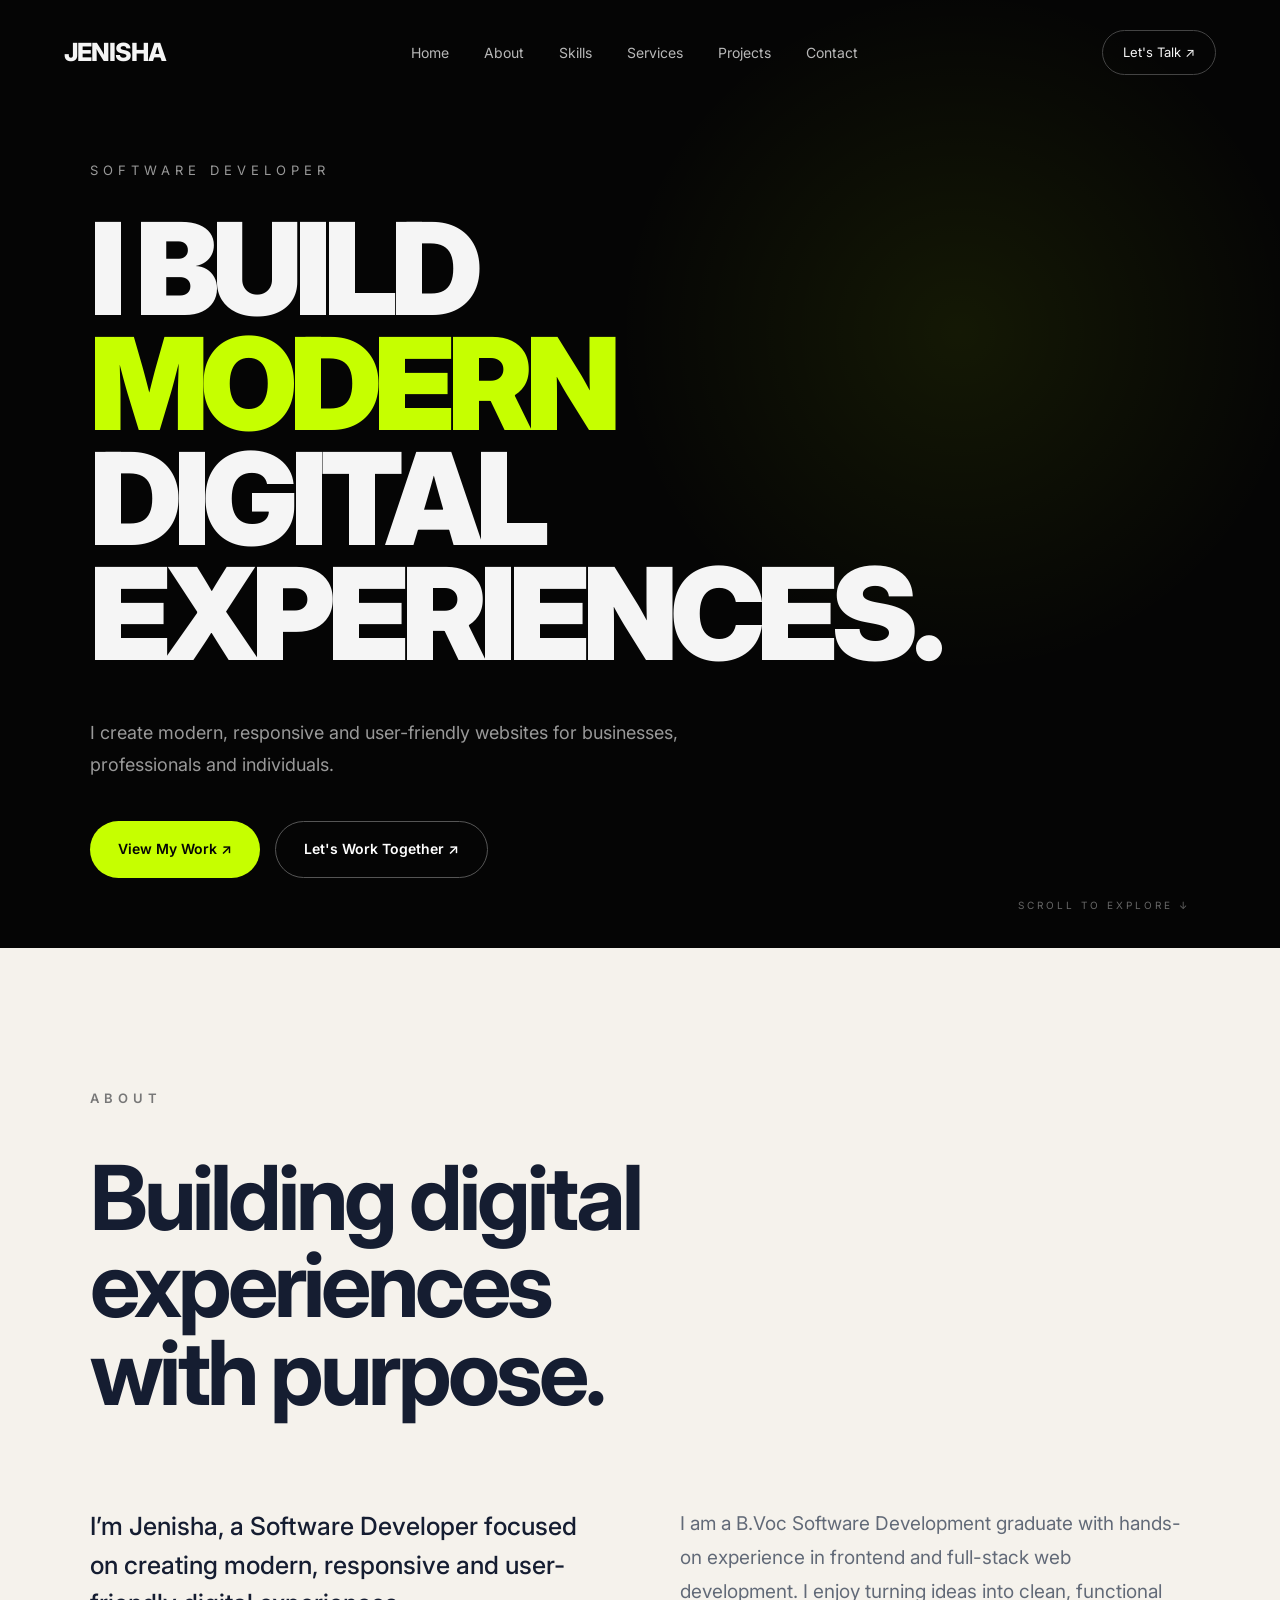
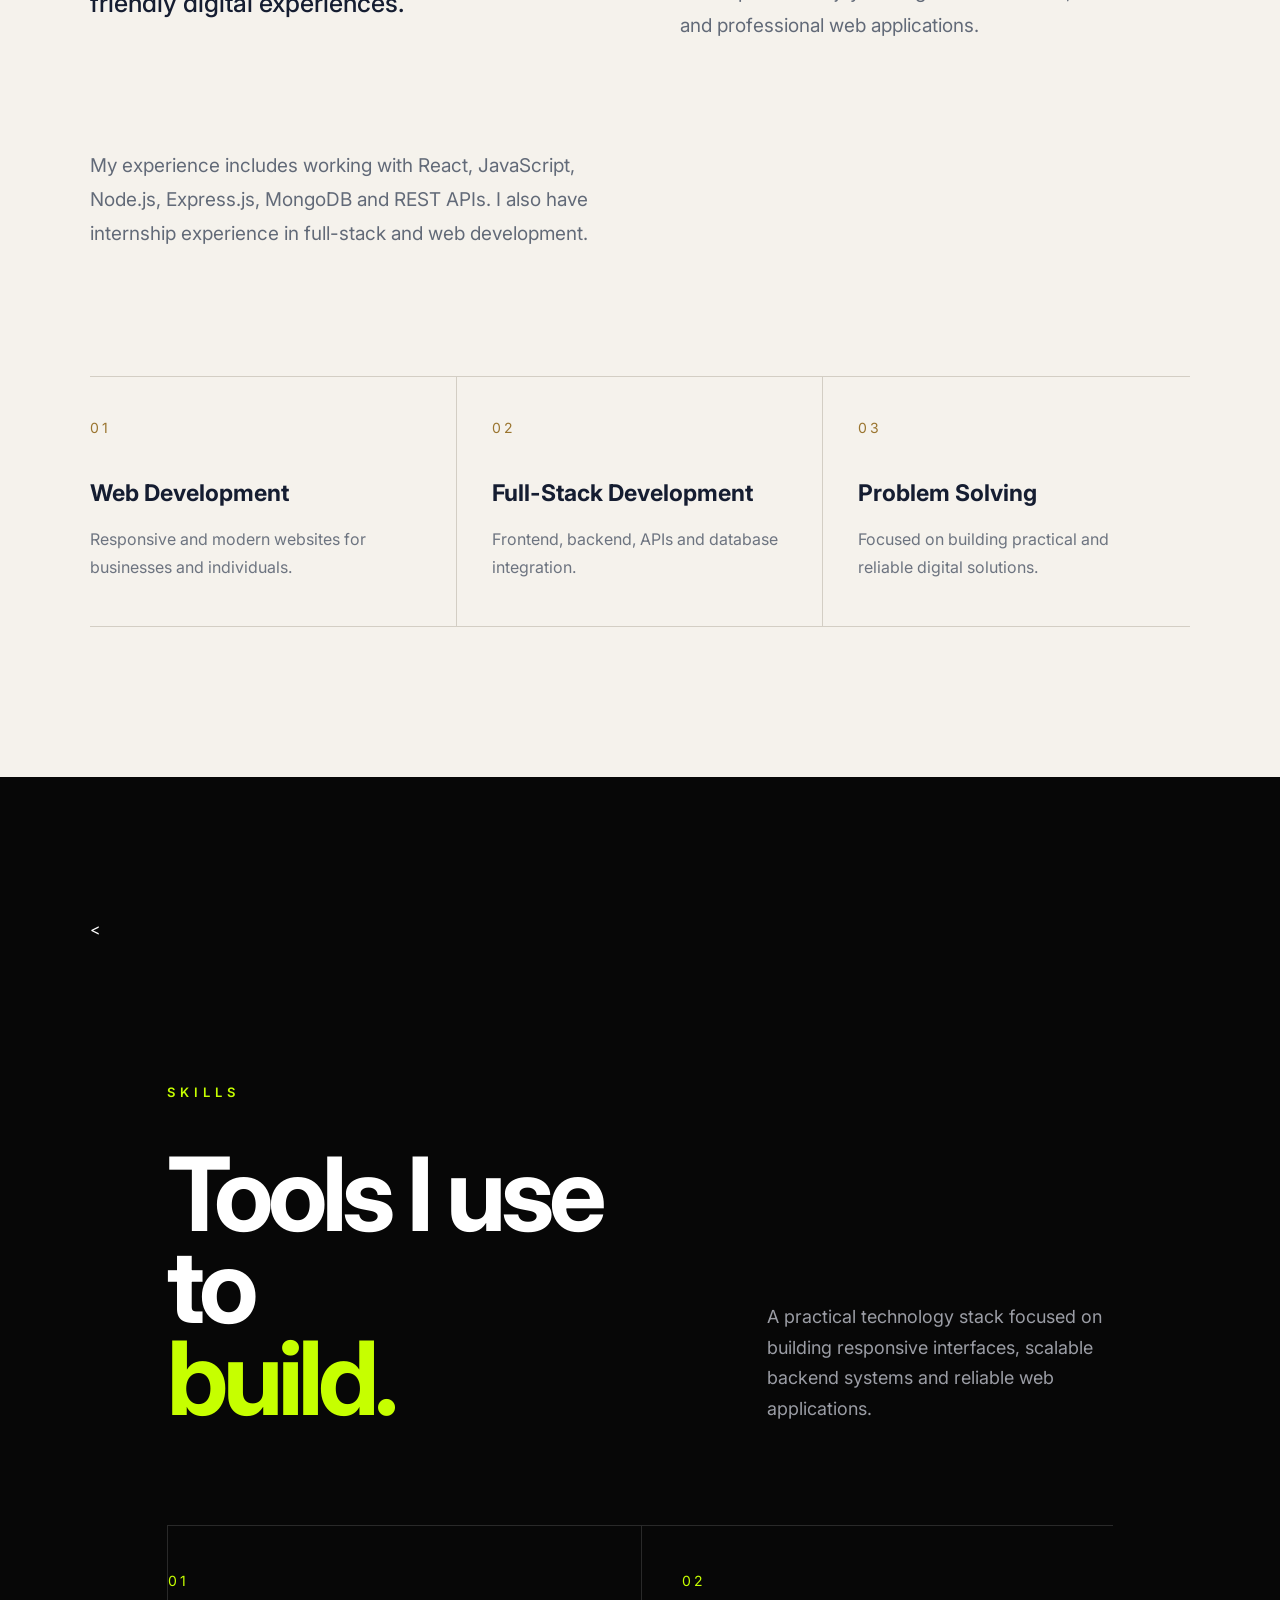
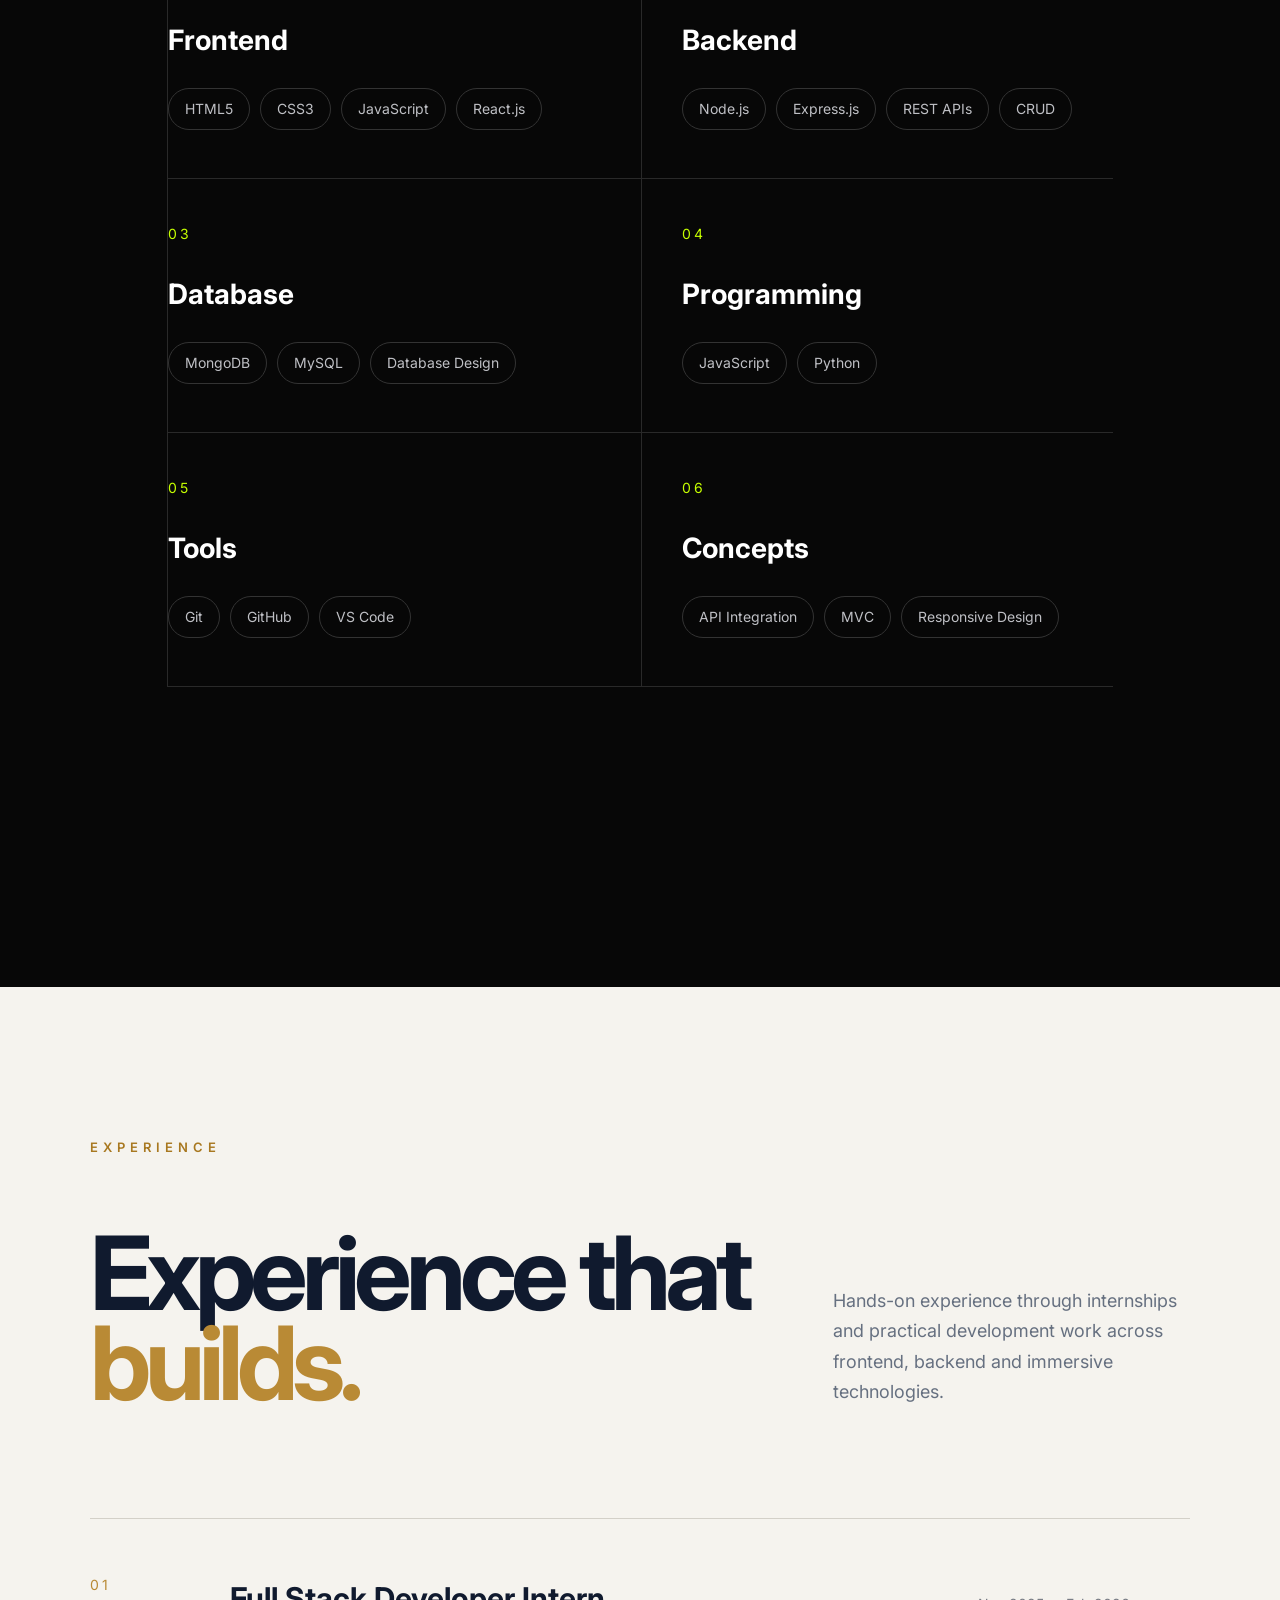
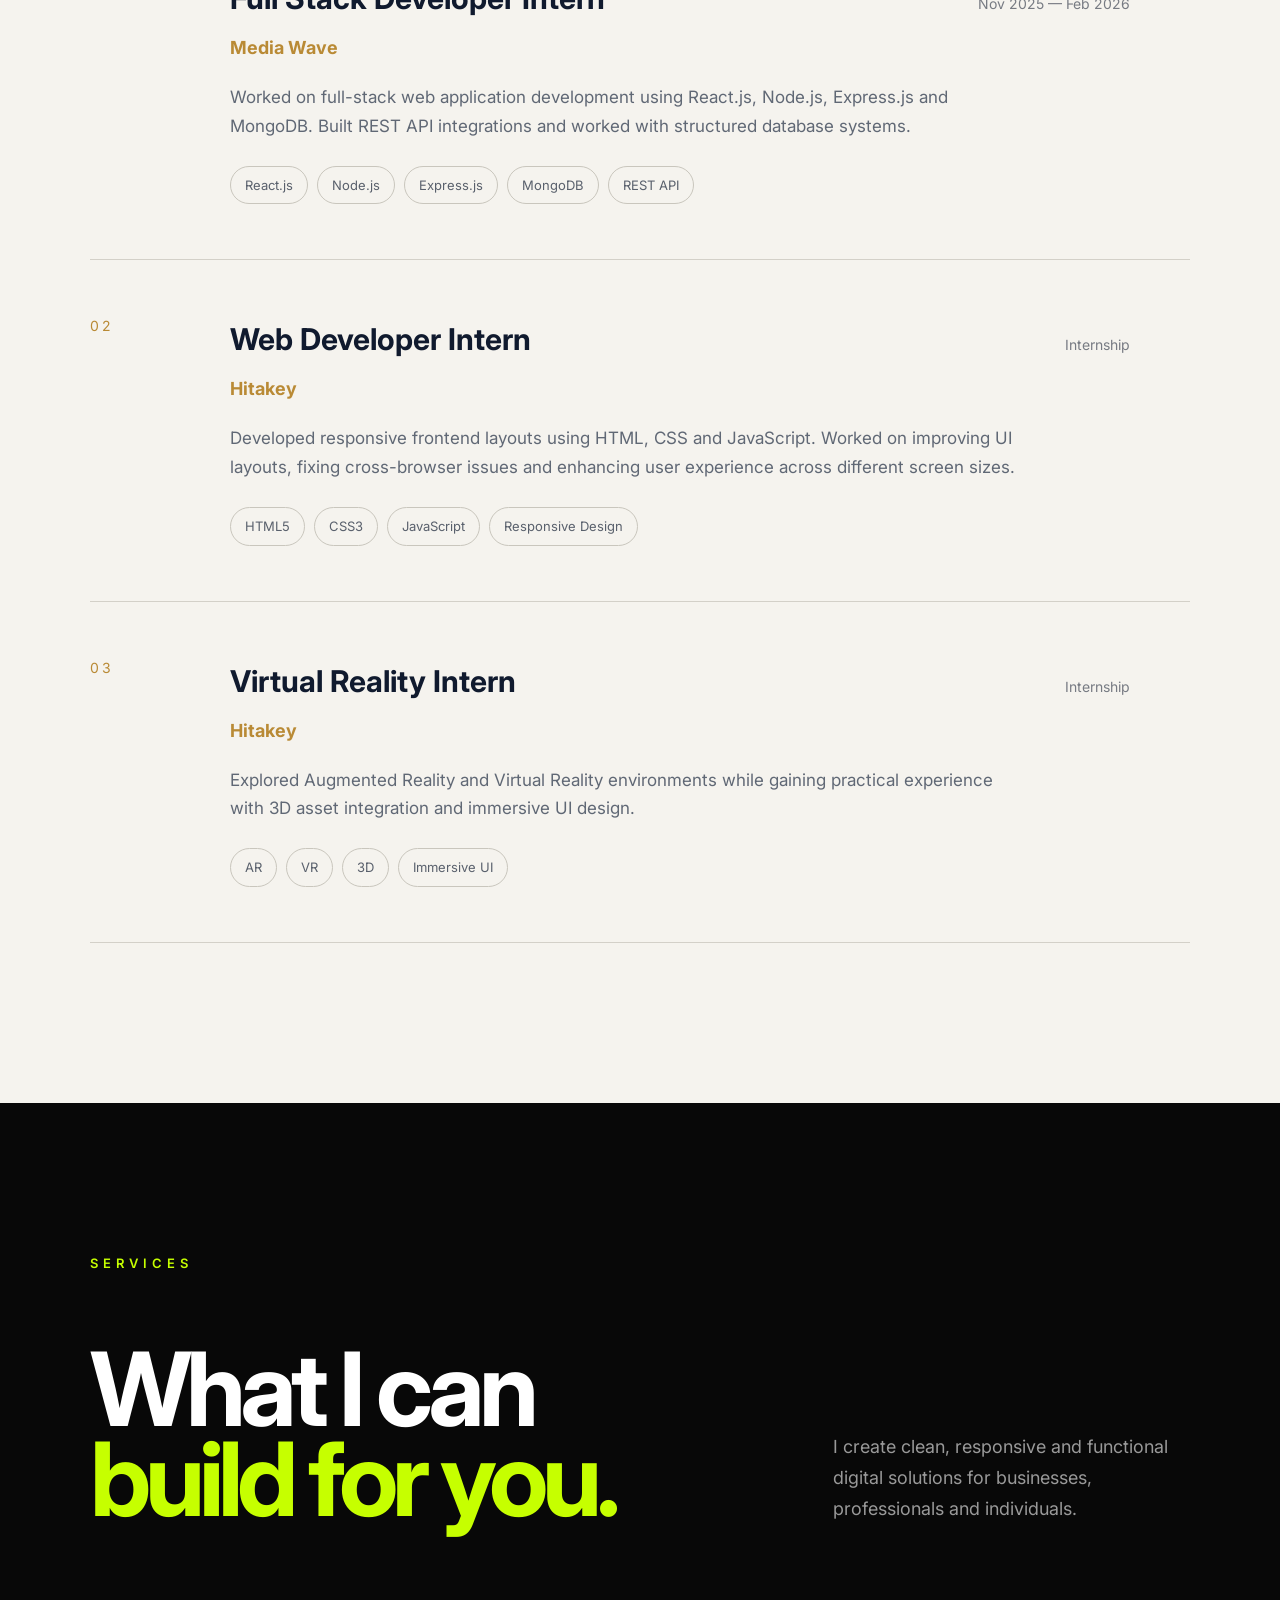
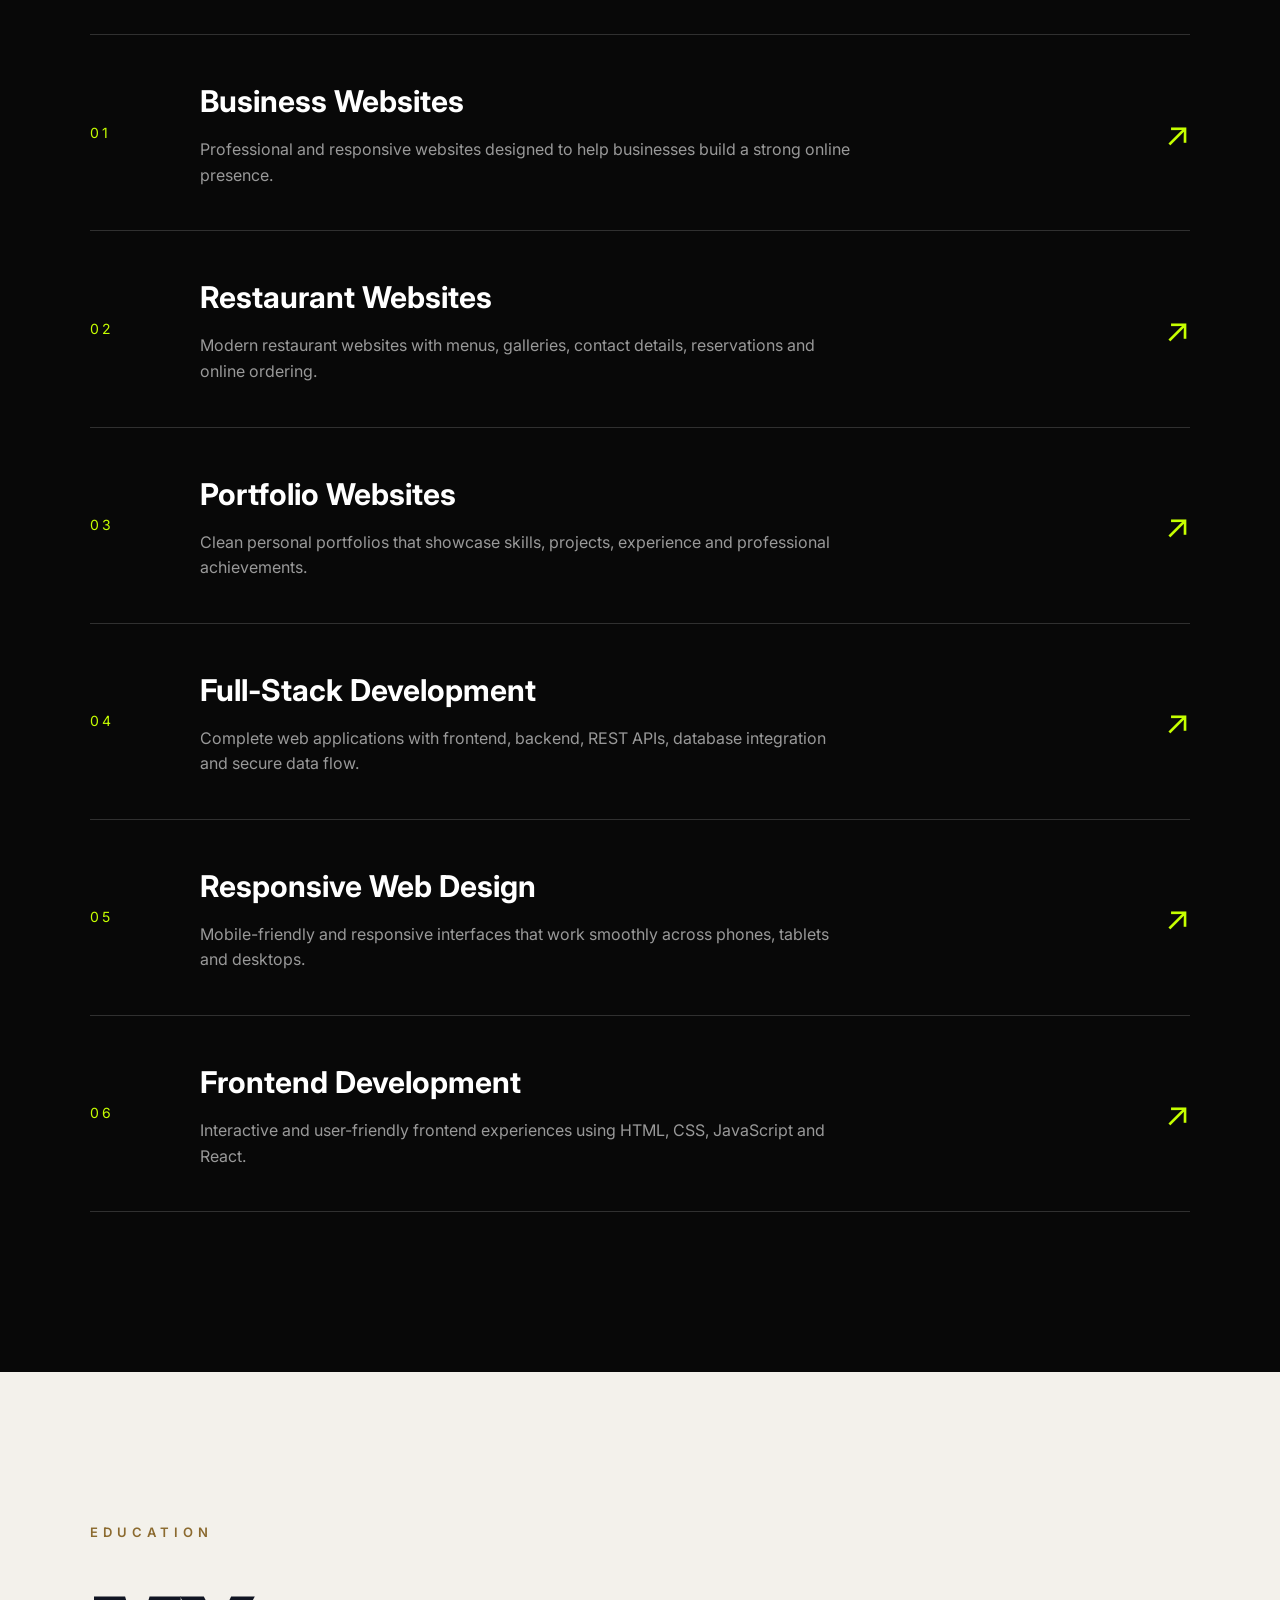
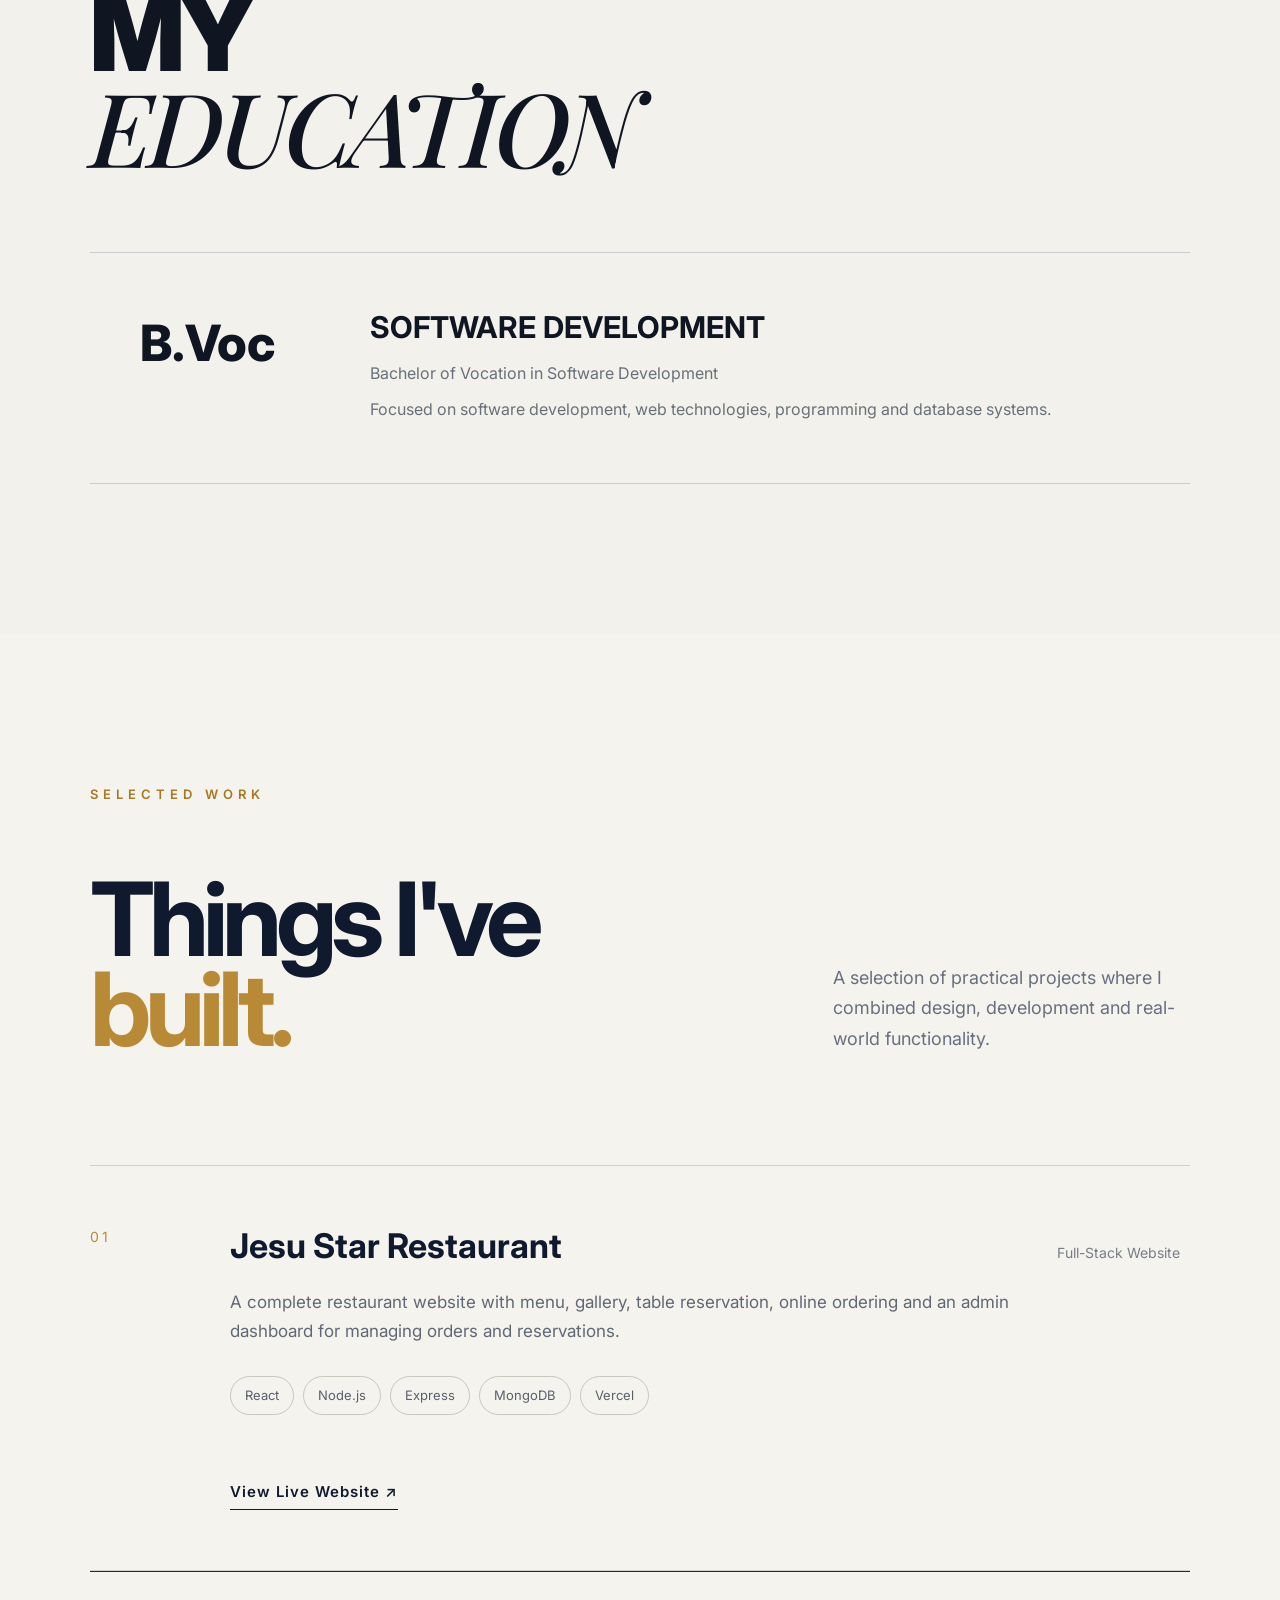
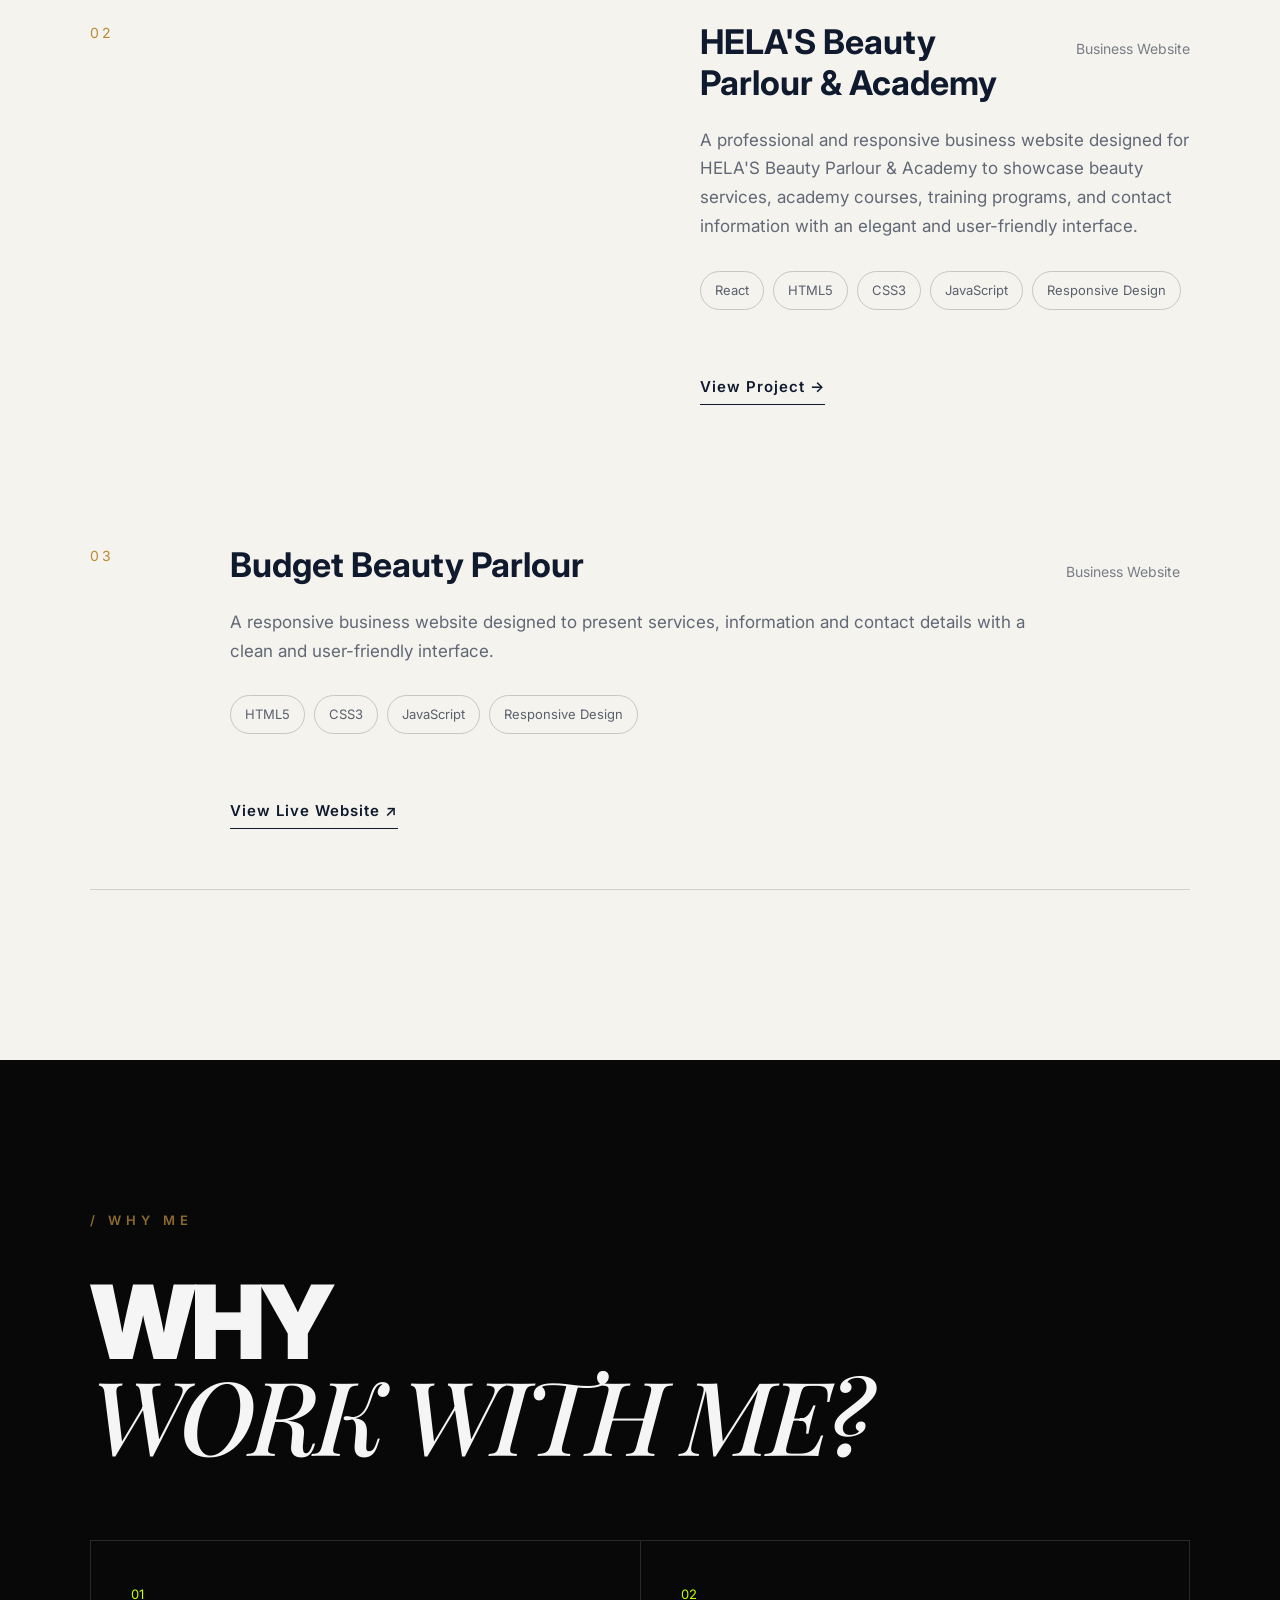
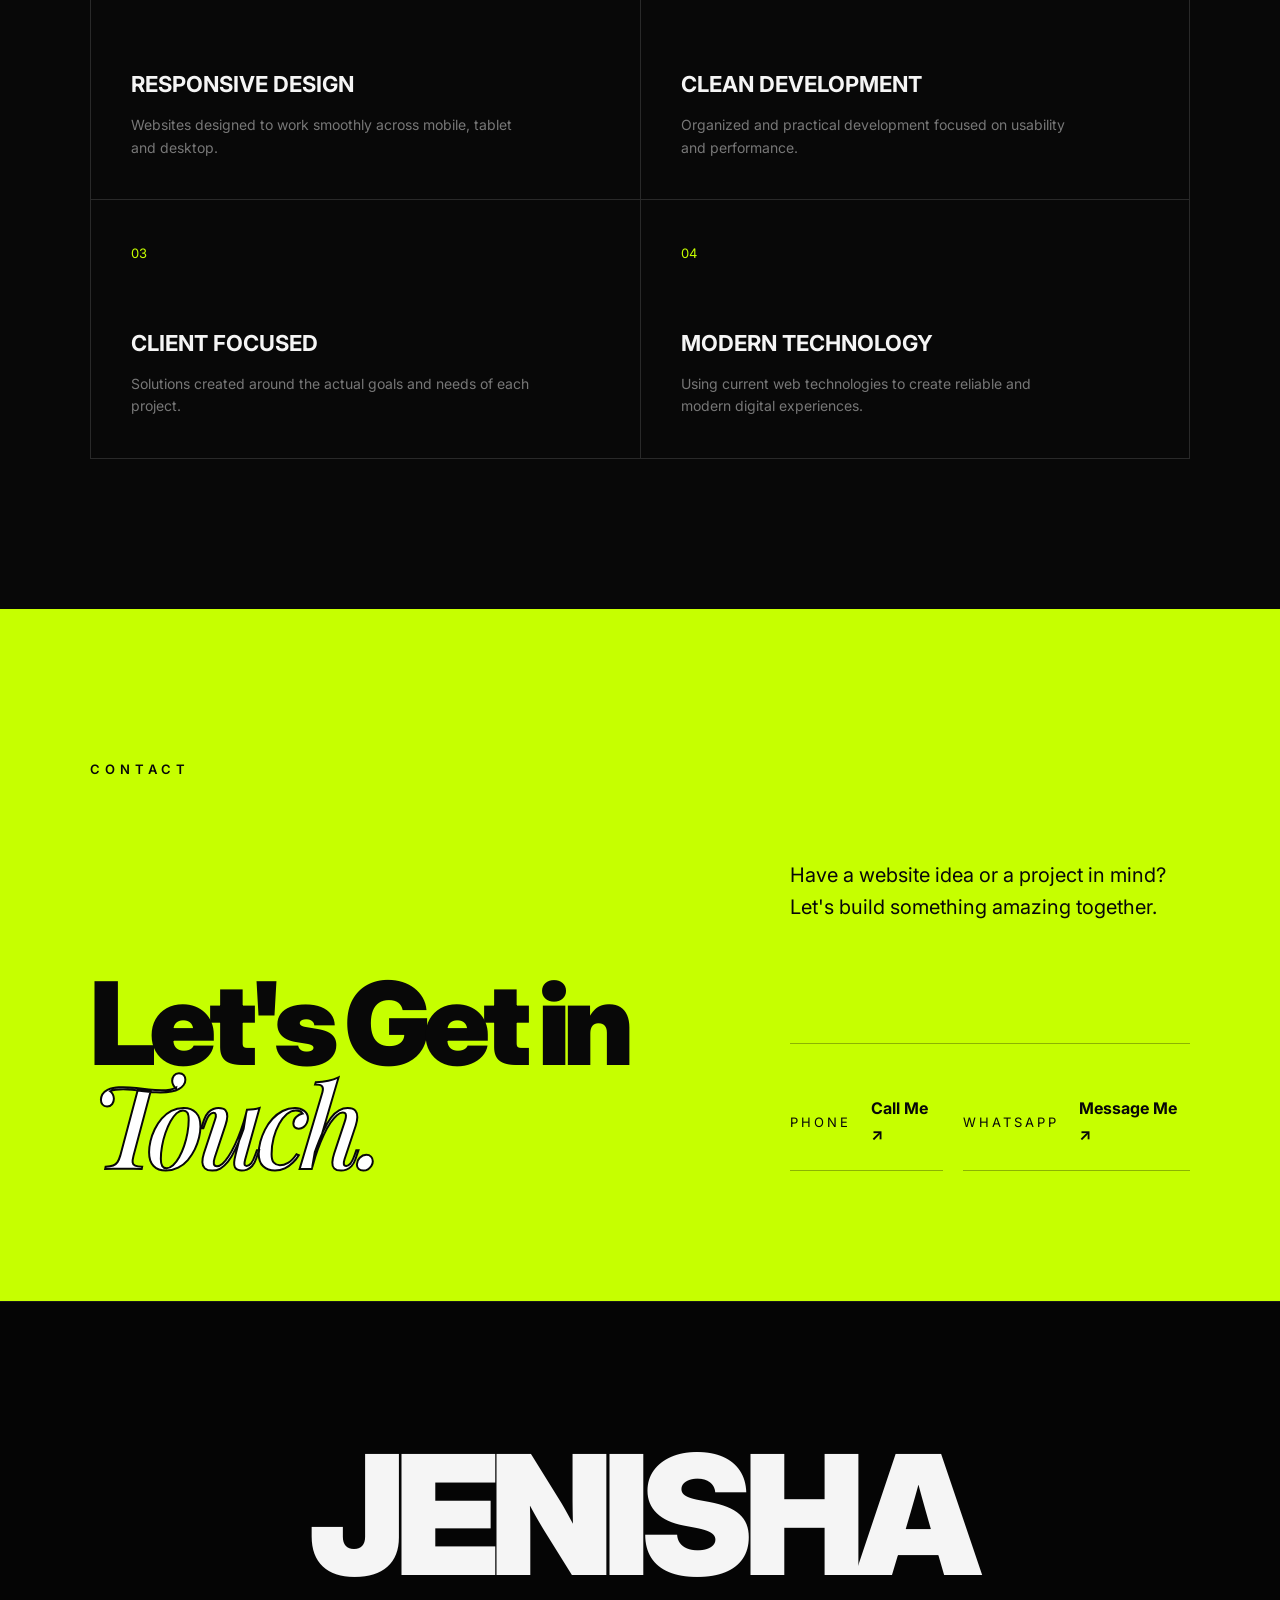
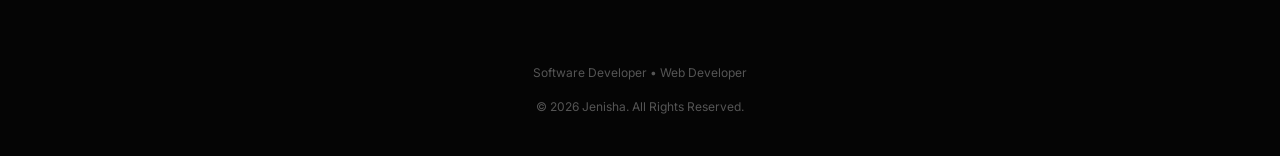
<file: index.html>
<!DOCTYPE html>
<html lang="en">

<head>
    <meta charset="UTF-8">
    <meta name="viewport" content="width=device-width, initial-scale=1.0">

    <title>Jenisha | Software Developer</title>

    <link rel="stylesheet" href="style.css">
</head>

<body>

    <!-- =========================
         NAVIGATION
    ========================== -->
    <header class="site-header">

        <nav class="navbar">

            <a href="#home" class="logo">
                JENISHA
            </a>

            <ul class="nav-links">
                <li><a href="#home">Home</a></li>
                <li><a href="#about">About</a></li>
                <li><a href="#skills">Skills</a></li>
                <li><a href="#services">Services</a></li>
                <li><a href="#projects">Projects</a></li>
                <li><a href="#contact">Contact</a></li>
            </ul>

            <a href="#contact" class="nav-contact">
                Let's Talk ↗
            </a>
            <button class="menu-toggle" aria-label="Open Menu">
    ☰
</button>

        </nav>

    </header>


    <!-- =========================
         HERO
    ========================== -->
    <section id="home" class="hero">

        <div class="hero-content">

            <p class="hero-label">
                SOFTWARE DEVELOPER
            </p>

            <h1>
                I BUILD
                <span>MODERN</span>
                DIGITAL EXPERIENCES.
            </h1>

            <p class="hero-description">
                I create modern, responsive and user-friendly
                websites for businesses, professionals and individuals.
            </p>

            <div class="hero-buttons">

                <a href="#projects" class="main-button">
                    View My Work ↗
                </a>

                <a href="#contact" class="outline-button">
                    Let's Work Together ↗
                </a>

            </div>

        </div>

        <div class="hero-scroll">
            SCROLL TO EXPLORE ↓
        </div>

    </section>


    <!-- About Section -->
<section id="about" class="section about-section">

    <div class="section-label">ABOUT</div>

    <h2>Building digital experiences<br>with purpose.</h2>

    <div class="about-content">

        <p class="about-intro">
            I’m Jenisha, a Software Developer focused on creating
            modern, responsive and user-friendly digital experiences.
        </p>

        <p>
            I am a B.Voc Software Development graduate with hands-on
            experience in frontend and full-stack web development.
            I enjoy turning ideas into clean, functional and
            professional web applications.
        </p>

        <p>
            My experience includes working with React, JavaScript,
            Node.js, Express.js, MongoDB and REST APIs. I also have
            internship experience in full-stack and web development.
        </p>

    </div>

    <div class="about-highlights">

        <div class="highlight">
            <span>01</span>
            <h3>Web Development</h3>
            <p>Responsive and modern websites for businesses and individuals.</p>
        </div>

        <div class="highlight">
            <span>02</span>
            <h3>Full-Stack Development</h3>
            <p>Frontend, backend, APIs and database integration.</p>
        </div>

        <div class="highlight">
            <span>03</span>
            <h3>Problem Solving</h3>
            <p>Focused on building practical and reliable digital solutions.</p>
        </div>

    </div>

</section>


    <!-- =========================
         SKILLS
    ========================== -->
    <section id="skills" class="skills-section">

        <<!-- Skills Section -->
<section id="skills" class="skills-section">

    <div class="section-label">SKILLS</div>

    <div class="skills-header">
        <h2>Tools I use to<br><span>build.</span></h2>

        <p>
            A practical technology stack focused on building
            responsive interfaces, scalable backend systems
            and reliable web applications.
        </p>
    </div>

    <div class="skills-grid">

        <div class="skill-category">
            <span class="skill-number">01</span>
            <h3>Frontend</h3>

            <div class="skill-tags">
                <span>HTML5</span>
                <span>CSS3</span>
                <span>JavaScript</span>
                <span>React.js</span>
            </div>
        </div>

        <div class="skill-category">
            <span class="skill-number">02</span>
            <h3>Backend</h3>

            <div class="skill-tags">
                <span>Node.js</span>
                <span>Express.js</span>
                <span>REST APIs</span>
                <span>CRUD</span>
            </div>
        </div>

        <div class="skill-category">
            <span class="skill-number">03</span>
            <h3>Database</h3>

            <div class="skill-tags">
                <span>MongoDB</span>
                <span>MySQL</span>
                <span>Database Design</span>
            </div>
        </div>

        <div class="skill-category">
            <span class="skill-number">04</span>
            <h3>Programming</h3>

            <div class="skill-tags">
                <span>JavaScript</span>
                <span>Python</span>
            </div>
        </div>

        <div class="skill-category">
            <span class="skill-number">05</span>
            <h3>Tools</h3>

            <div class="skill-tags">
                <span>Git</span>
                <span>GitHub</span>
                <span>VS Code</span>
            </div>
        </div>

        <div class="skill-category">
            <span class="skill-number">06</span>
            <h3>Concepts</h3>

            <div class="skill-tags">
                <span>API Integration</span>
                <span>MVC</span>
                <span>Responsive Design</span>
            </div>
        </div>

    </div>

</section>

    </section>

<!-- Experience Section -->
<section id="experience" class="experience-section">

    <div class="section-label">EXPERIENCE</div>

    <div class="experience-header">
        <h2>Experience that<br><span>builds.</span></h2>

        <p>
            Hands-on experience through internships and practical
            development work across frontend, backend and immersive
            technologies.
        </p>
    </div>

    <div class="experience-list">

        <!-- Experience 01 -->
        <div class="experience-item">

            <div class="experience-number">01</div>

            <div class="experience-content">
                <div class="experience-top">
                    <h3>Full Stack Developer Intern</h3>
                    <span>Nov 2025 — Feb 2026</span>
                </div>

                <h4>Media Wave</h4>

                <p>
                    Worked on full-stack web application development
                    using React.js, Node.js, Express.js and MongoDB.
                    Built REST API integrations and worked with
                    structured database systems.
                </p>

                <div class="experience-tags">
                    <span>React.js</span>
                    <span>Node.js</span>
                    <span>Express.js</span>
                    <span>MongoDB</span>
                    <span>REST API</span>
                </div>
            </div>

        </div>


        <!-- Experience 02 -->
        <div class="experience-item">

            <div class="experience-number">02</div>

            <div class="experience-content">
                <div class="experience-top">
                    <h3>Web Developer Intern</h3>
                    <span>Internship</span>
                </div>

                <h4>Hitakey</h4>

                <p>
                    Developed responsive frontend layouts using HTML,
                    CSS and JavaScript. Worked on improving UI layouts,
                    fixing cross-browser issues and enhancing user
                    experience across different screen sizes.
                </p>

                <div class="experience-tags">
                    <span>HTML5</span>
                    <span>CSS3</span>
                    <span>JavaScript</span>
                    <span>Responsive Design</span>
                </div>
            </div>

        </div>


        <!-- Experience 03 -->
        <div class="experience-item">

            <div class="experience-number">03</div>

            <div class="experience-content">
                <div class="experience-top">
                    <h3>Virtual Reality Intern</h3>
                    <span>Internship</span>
                </div>

                <h4>Hitakey</h4>

                <p>
                    Explored Augmented Reality and Virtual Reality
                    environments while gaining practical experience
                    with 3D asset integration and immersive UI design.
                </p>

                <div class="experience-tags">
                    <span>AR</span>
                    <span>VR</span>
                    <span>3D</span>
                    <span>Immersive UI</span>
                </div>
            </div>

        </div>

    </div>

</section>
    <!-- =========================
         SERVICES
    ========================== -->
    <!-- Services Section -->
<section id="services" class="services-section">

    <div class="section-label">SERVICES</div>

    <div class="services-header">
        <h2>What I can<br><span>build for you.</span></h2>

        <p>
            I create clean, responsive and functional digital
            solutions for businesses, professionals and individuals.
        </p>
    </div>

    <div class="services-list">

        <div class="service-item">
            <span class="service-number">01</span>

            <div class="service-main">
                <h3>Business Websites</h3>
                <p>
                    Professional and responsive websites designed to
                    help businesses build a strong online presence.
                </p>
            </div>

            <span class="service-arrow">↗</span>
        </div>


        <div class="service-item">
            <span class="service-number">02</span>

            <div class="service-main">
                <h3>Restaurant Websites</h3>
                <p>
                    Modern restaurant websites with menus, galleries,
                    contact details, reservations and online ordering.
                </p>
            </div>

            <span class="service-arrow">↗</span>
        </div>


        <div class="service-item">
            <span class="service-number">03</span>

            <div class="service-main">
                <h3>Portfolio Websites</h3>
                <p>
                    Clean personal portfolios that showcase skills,
                    projects, experience and professional achievements.
                </p>
            </div>

            <span class="service-arrow">↗</span>
        </div>
<div class="service-item">
    <span class="service-number">04</span>

    <div class="service-main">
        <h3>Full-Stack Development</h3>
        <p>
            Complete web applications with frontend, backend,
            REST APIs, database integration and secure data flow.
        </p>
    </div>

    <span class="service-arrow">↗</span>
</div>

        <div class="service-item">
            <span class="service-number">05</span>

            <div class="service-main">
                <h3>Responsive Web Design</h3>
                <p>
                    Mobile-friendly and responsive interfaces that
                    work smoothly across phones, tablets and desktops.
                </p>
            </div>

            <span class="service-arrow">↗</span>
        </div>


        <div class="service-item">
            <span class="service-number">06</span>

            <div class="service-main">
                <h3>Frontend Development</h3>
                <p>
                    Interactive and user-friendly frontend experiences
                    using HTML, CSS, JavaScript and React.
                </p>
            </div>

            <span class="service-arrow">↗</span>
        </div>

    </div>

</section>

    <!-- =========================
         EDUCATION
    ========================== -->
    <section id="education" class="education-section">

        <div class="section-label">
            EDUCATION
        </div>

        <div class="education-content">

            <h2>
                MY
                <span>EDUCATION</span>
            </h2>

            <div class="education-card">

                <span class="education-year">
                    B.Voc
                </span>

                <div>
                    <h3>
                        SOFTWARE DEVELOPMENT
                    </h3>

                    <p>
                        Bachelor of Vocation in Software Development
                    </p>

                    <p>
                        Focused on software development, web technologies,
                        programming and database systems.
                    </p>
                </div>

            </div>

        </div>

    </section>


    <!-- =========================
         PROJECTS
    ========================== -->
    <!-- Projects Section -->
<section id="projects" class="projects-section">

    <div class="section-label">SELECTED WORK</div>

    <div class="projects-header">
        <h2>Things I've<br><span>built.</span></h2>

        <p>
            A selection of practical projects where I combined
            design, development and real-world functionality.
        </p>
    </div>


    <div class="projects-list">

        <!-- Project 01 -->
        <article class="project-item">

            <div class="project-number">01</div>

            <div class="project-info">

                <div class="project-title-row">
                    <h3>Jesu Star Restaurant</h3>
                    <span>Full-Stack Website</span>
                </div>

                <p>
                    A complete restaurant website with menu,
                    gallery, table reservation, online ordering
                    and an admin dashboard for managing orders
                    and reservations.
                </p>

                <div class="project-tech">
                    <span>React</span>
                    <span>Node.js</span>
                    <span>Express</span>
                    <span>MongoDB</span>
                    <span>Vercel</span>
                </div>

                <a
                    href="https://jesu-star-restaurant.vercel.app/"
                    class="project-link"
                    target="_blank">
                    View Live Website ↗
                </a>

            </div>

        </article>


        <!-- Project 02 -->
<div class="project-card">

    <div class="project-number">02</div>

    <div class="project-info">

        <div class="project-title-row">
            <h3>HELA'S Beauty Parlour & Academy</h3>
            <span>Business Website</span>
        </div>

        <p>
            A professional and responsive business website designed for
            HELA'S Beauty Parlour & Academy to showcase beauty services,
            academy courses, training programs, and contact information
            with an elegant and user-friendly interface.
        </p>

        <div class="project-tech">
            <span>React</span>
            <span>HTML5</span>
            <span>CSS3</span>
            <span>JavaScript</span>
            <span>Responsive Design</span>
        </div>

        <a href="https://helas-beauty-parlour.vercel.app/" class="project-link" target="_blank">
    View Project →
</a>
    </div>

</div>


        <!-- Project 03 -->
        <article class="project-item">

            <div class="project-number">03</div>

            <div class="project-info">

                <div class="project-title-row">
                    <h3>Budget Beauty Parlour</h3>
                    <span>Business Website</span>
                </div>

                <p>
                    A responsive business website designed to present
                    services, information and contact details with
                    a clean and user-friendly interface.
                </p>

                <div class="project-tech">
                    <span>HTML5</span>
                    <span>CSS3</span>
                    <span>JavaScript</span>
                    <span>Responsive Design</span>
                </div>

                <a
                    href="https://www.budgetbeautyparlour.in/"
                    class="project-link"
                    target="_blank">
                    View Live Website ↗
                </a>

            </div>

        </article>

    </div>

</section>

    <!-- =========================
         WHY WORK WITH ME
    ========================== -->
    <section class="why-section">

        <div class="section-label">
         / WHY ME
        </div>

        <div class="section-heading">

            <h2>
                WHY
                <span>WORK WITH ME?</span>
            </h2>

        </div>


        <div class="why-grid">

            <div class="why-card">
                <span>01</span>
                <h3>RESPONSIVE DESIGN</h3>
                <p>
                    Websites designed to work smoothly
                    across mobile, tablet and desktop.
                </p>
            </div>

            <div class="why-card">
                <span>02</span>
                <h3>CLEAN DEVELOPMENT</h3>
                <p>
                    Organized and practical development
                    focused on usability and performance.
                </p>
            </div>

            <div class="why-card">
                <span>03</span>
                <h3>CLIENT FOCUSED</h3>
                <p>
                    Solutions created around the actual
                    goals and needs of each project.
                </p>
            </div>

            <div class="why-card">
                <span>04</span>
                <h3>MODERN TECHNOLOGY</h3>
                <p>
                    Using current web technologies to create
                    reliable and modern digital experiences.
                </p>
            </div>

        </div>

    </section>


<section id="contact" class="contact-section">

  <div class="section-label">CONTACT</div>

  <div class="contact-content">

    <div class="contact-heading">
      <h2>Let's Get in<br><span>Touch.</span></h2>
    </div>

    <div class="contact-details">

      <p class="contact-intro">
        Have a website idea or a project in mind?
        Let's build something amazing together.
      </p>

      <div class="contact-links">

        <a href="tel:+919150979121">
          <span>Phone</span>
          <strong>Call Me ↗</strong>
        </a>

        <a href="https://wa.me/919150979121" target="_blank">
          <span>WhatsApp</span>
          <strong>Message Me ↗</strong>
        </a>

      </div>

    </div>

  </div>

</section>

    <!-- =========================
         FOOTER
    ========================== -->
    <footer>

        <div class="footer-logo">
            JENISHA
        </div>

        <p>
            Software Developer • Web Developer
        </p>

        <p>
            © 2026 Jenisha. All Rights Reserved.
        </p>

    </footer>
<script>
    const menuToggle = document.querySelector(".menu-toggle");
    const navLinks = document.querySelector(".nav-links");

    menuToggle.addEventListener("click", () => {
        navLinks.classList.toggle("active");
    });

    document.querySelectorAll(".nav-links a").forEach(link => {
        link.addEventListener("click", () => {
            navLinks.classList.remove("active");
        });
    });
</script>

</body>

</html>
</file>
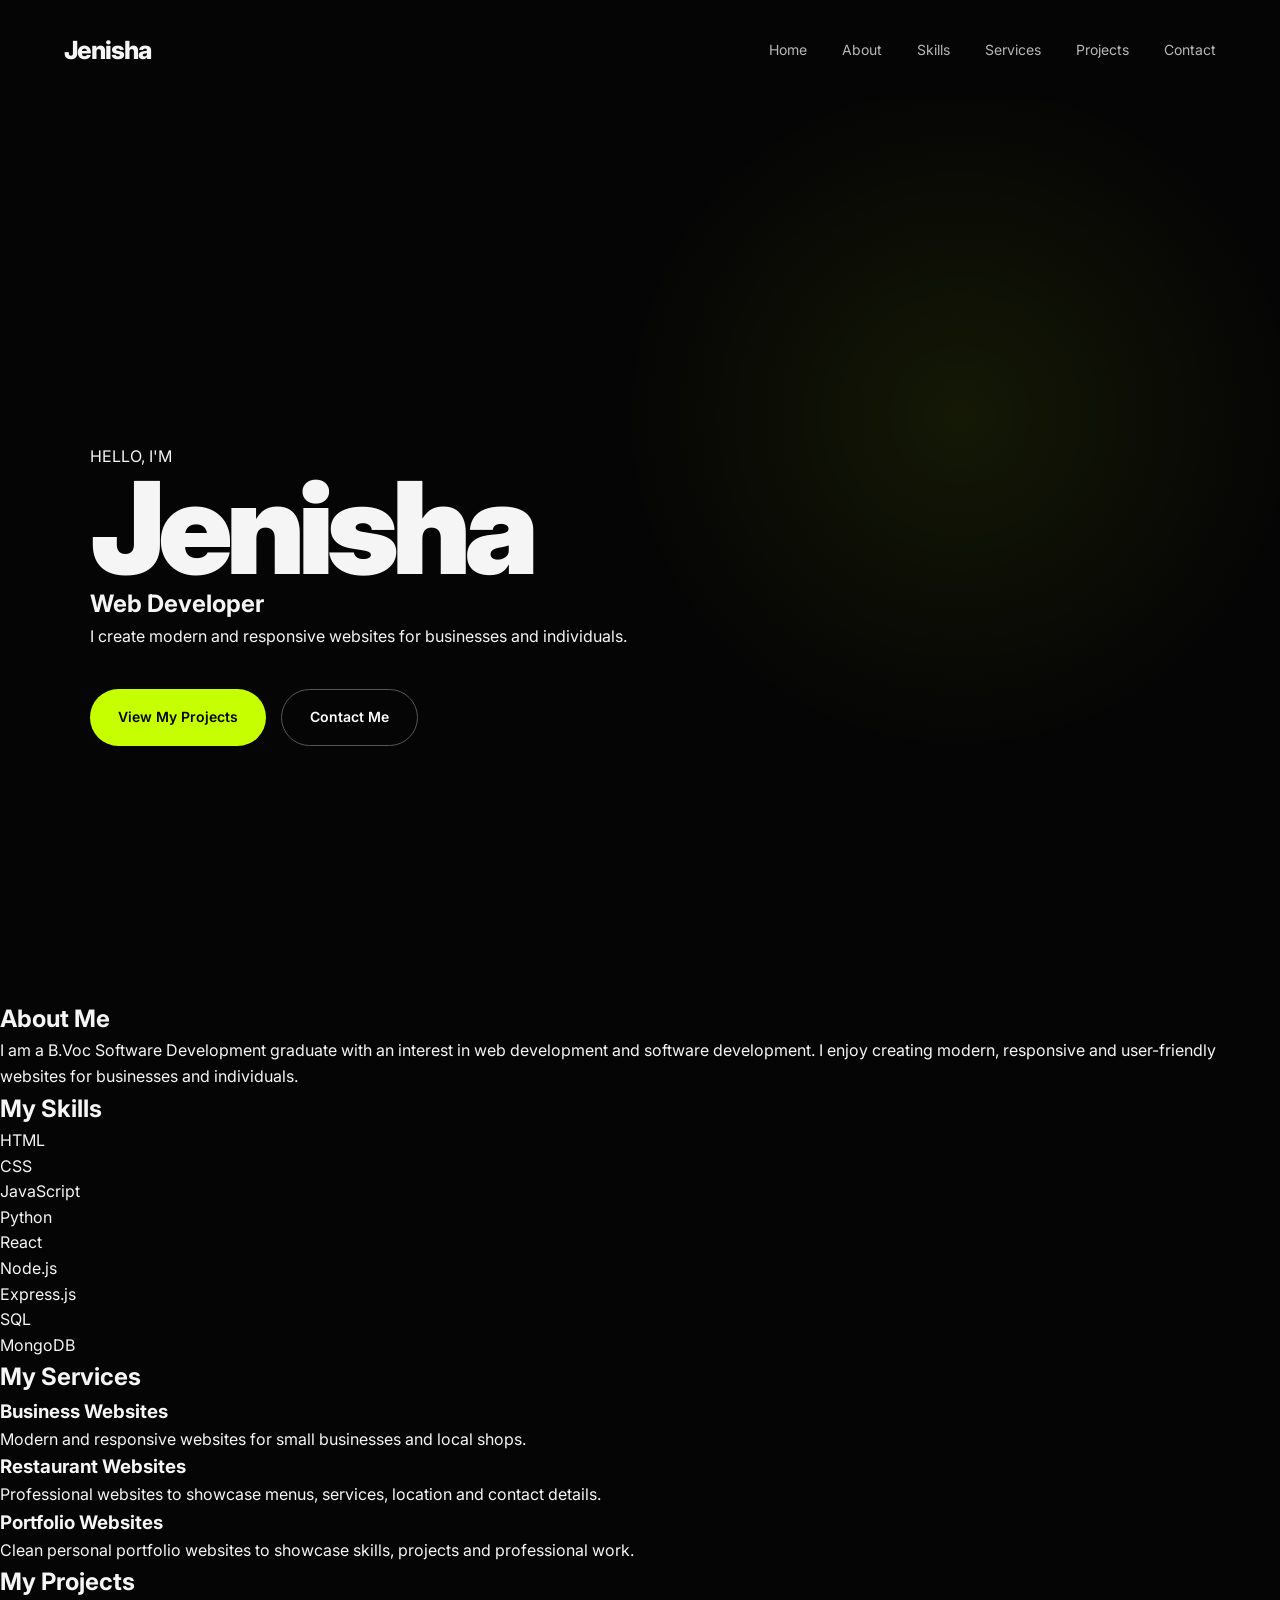
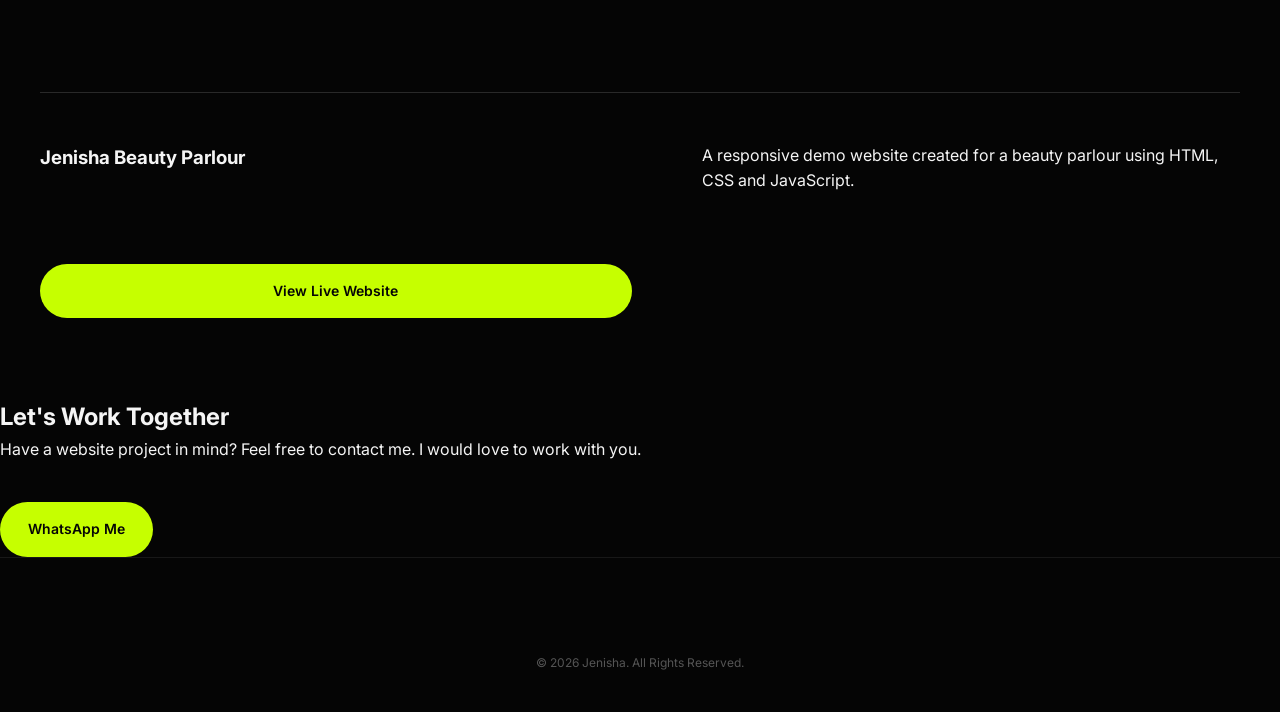
<file: intex.html>
<!DOCTYPE html>
<html lang="en">

<head>
    <meta charset="UTF-8">
    <meta name="viewport" content="width=device-width, initial-scale=1.0">

    <title>Jenisha | Web Developer</title>

    <link rel="stylesheet" href="style.css">
</head>

<body>

    <!-- Navigation Bar -->
    <header>
        <nav class="navbar">

            <div class="logo">
                Jenisha
            </div>

            <ul class="nav-links">
                <li><a href="#home">Home</a></li>
                <li><a href="#about">About</a></li>
                <li><a href="#skills">Skills</a></li>
                <li><a href="#services">Services</a></li>
                <li><a href="#projects">Projects</a></li>
                <li><a href="#contact">Contact</a></li>
            </ul>

        </nav>
    </header>


    <!-- Home Section -->
    <section id="home" class="hero">

        <div class="hero-content">

            <p class="small-title">HELLO, I'M</p>

            <h1>Jenisha</h1>

            <h2>Web Developer</h2>

            <p>
            
    
    I create modern and responsive websites
    for businesses and individuals.


            </p>

            <div class="hero-buttons">

                <a href="#projects" class="main-button">
                    View My Projects
                </a>

                <a href="#contact" class="outline-button">
                    Contact Me
                </a>

            </div>

        </div>

    </section>


    <!-- About Section -->
    <section id="about" class="section">

        <h2>About Me</h2>

        <p>
        
    I am a B.Voc Software Development graduate with an interest in
    web development and software development. I enjoy creating
    modern, responsive and user-friendly websites for businesses
    and individuals.

    
        </p>

    </section>


    <!-- Skills Section -->
    <section id="skills" class="section">

        <h2>My Skills</h2>

        <div class="skills-container">

    <div>HTML</div>
    <div>CSS</div>
    <div>JavaScript</div>
    <div>Python</div>
    <div>React</div>
    <div>Node.js</div>
    <div>Express.js</div>
    <div>SQL</div>
    <div>MongoDB</div>

</div>

    </section>


    <!-- Services Section -->
    <!-- Services Section -->
<section id="services" class="section">

    <h2>My Services</h2>

    <div class="services-container">

        <div class="service-card">
            <h3>Business Websites</h3>
            <p>
                Modern and responsive websites for small businesses
                and local shops.
            </p>
        </div>

        <div class="service-card">
            <h3>Restaurant Websites</h3>
            <p>
                Professional websites to showcase menus, services,
                location and contact details.
            </p>
        </div>

        <div class="service-card">
            <h3>Portfolio Websites</h3>
            <p>
                Clean personal portfolio websites to showcase
                skills, projects and professional work.
            </p>
        </div>

    </div>

</section>


    <!-- Projects Section -->
    <!-- Projects Section -->
<section id="projects" class="section">

    <h2>My Projects</h2>

    <div class="projects-container">

        <div class="project-card">

            <h3>Jenisha Beauty Parlour</h3>

            <p>
                A responsive demo website created for a beauty parlour
                using HTML, CSS and JavaScript.
            </p>

            <a href="https://jenisha-beauty-parlour.vercel.app/"
               class="main-button"
               target="_blank">
                View Live Website
            </a>

        </div>

    </div>

</section>

    <!-- Contact Section -->
    <!-- Contact Section -->
<section id="contact" class="section">

    <h2>Let's Work Together</h2>

    <p>
        Have a website project in mind?
        Feel free to contact me. I would love to work with you.
    </p>

    <div class="hero-buttons">

        <a href="https://wa.me/919150979121"
           class="main-button"
           target="_blank">
            WhatsApp Me
        </a>

    </div>

</section>


    <!-- Footer -->
    <footer>

        <p>
            © 2026 Jenisha. All Rights Reserved.
        </p>

    </footer>


</body>
</html>
</file>
<file: style.css>
/* =========================================
   JENISHA PORTFOLIO
   PREMIUM DARK DESIGN
========================================= */

@import url('https://fonts.googleapis.com/css2?family=Inter:wght@400;500;600;700;800;900&family=Playfair+Display:ital,wght@0,500;0,600;1,500&display=swap');


/* =========================================
   GLOBAL
========================================= */

* {
    margin: 0;
    padding: 0;
    box-sizing: border-box;
}

html {
    scroll-behavior: smooth;
}

body  {
    font-family: "Inter", sans-serif;
    background: #050505;
    color: #f5f5f5;
    line-height: 1.6;
    overflow-x: hidden;
}

a {
    text-decoration: none;
    color: inherit;
}

section {
    position: relative;
}

::selection {
    background: #c6ff00;
    color: #050505;
}


/* =========================================
   NAVIGATION
========================================= */

.site-header {
    position: absolute;
    top: 0;
    left: 0;
    width: 100%;
    z-index: 1000;
}

.navbar {
    max-width: 1400px;
    margin: auto;
    padding: 30px 5%;
    display: flex;
    align-items: center;
    justify-content: space-between;
}

.logo {
    font-size: 25px;
    font-weight: 800;
    letter-spacing: -1px;
}

.nav-links {
    display: flex;
    align-items: center;
    gap: 35px;
    list-style: none;
}

.nav-links a {
    font-size: 14px;
    color: #b8b8b8;
    transition: 0.3s ease;
}

.nav-links a:hover {
    color: #ffffff;
}

.nav-contact {
    border: 1px solid #444;
    padding: 11px 20px;
    border-radius: 30px;
    font-size: 13px;
    transition: 0.3s ease;
}

.nav-contact:hover {
    background: #c6ff00;
    color: #050505;
    border-color: #c6ff00;
}


/* =========================================
   HERO
========================================= */

.hero {
    min-height: 100vh;
    padding: 160px 7% 70px;
    display: flex;
    flex-direction: column;
    justify-content: center;
    background:
        radial-gradient(
            circle at 75% 35%,
            rgba(198, 255, 0, 0.08),
            transparent 30%
        ),
        #050505;
    overflow: hidden;
}

.hero-content {
    max-width: 1200px;
    margin: auto;
    width: 100%;
}

.hero-label {
    font-size: 13px;
    letter-spacing: 5px;
    color: #999;
    margin-bottom: 30px;
}

.hero h1 {
    font-size: clamp(65px, 10vw, 150px);
    line-height: 0.9;
    letter-spacing: -7px;
    font-weight: 900;
    max-width: 1100px;
}

.hero h1 span {
    display: block;
    color: #c6ff00;
}

.hero-description {
    max-width: 620px;
    margin-top: 45px;
    color: #999;
    font-size: 18px;
    line-height: 1.8;
}

.hero-buttons {
    display: flex;
    gap: 15px;
    margin-top: 40px;
    flex-wrap: wrap;
}

.main-button,
.outline-button {
    display: inline-flex;
    align-items: center;
    justify-content: center;
    padding: 16px 28px;
    border-radius: 40px;
    font-size: 14px;
    font-weight: 600;
    transition: 0.3s ease;
}

.main-button {
    background: #c6ff00;
    color: #050505;
}

.main-button:hover {
    transform: translateY(-4px);
}

.outline-button {
    border: 1px solid #555;
    color: #fff;
}

.outline-button:hover {
    border-color: #c6ff00;
    color: #c6ff00;
}

.hero-scroll {
    position: absolute;
    bottom: 35px;
    right: 7%;
    font-size: 10px;
    letter-spacing: 3px;
    color: #666;
}


/* =========================================
   COMMON SECTION LABEL
========================================= */

.section-label {
    font-size: 11px;
    letter-spacing: 4px;
    color: #777;
    margin-bottom: 50px;
}


/* =========================================
   ABOUT
========================================= */

.about-section {
    padding: 150px 7%;
    background: #f3f1eb;
    color: #101522;
}

.about-section .section-label {
    color: #777;
}

.about-content {
    max-width: 1200px;
    margin: auto;
    display: grid;
    grid-template-columns: 1fr 1fr;
    gap: 100px;
}

.about-content h2,
.section-heading h2,
.education-content h2,
.contact-content h2 {
    font-size: clamp(55px, 8vw, 110px);
    line-height: 0.9;
    letter-spacing: -5px;
    font-weight: 900;
}

.about-content h2 span,
.section-heading h2 span,
.education-content h2 span,
.contact-content h2 span {
    display: block;
    font-family: "Playfair Display", serif;
    font-style: italic;
    font-weight: 500;
}

.about-text {
    padding-top: 10px;
}

.about-text p {
    color: #646b75;
    font-size: 17px;
    line-height: 1.9;
    margin-bottom: 25px;
}

.about-text .large-text {
    font-size: 25px;
    line-height: 1.5;
    color: #202735;
}


/* =========================================
   SKILLS
========================================= */

.skills-section {
    padding: 150px 7%;
    background: #050505;
}

.skills-section .section-heading {
    max-width: 1200px;
    margin: auto;
}

.skills-section .section-heading h2 {
    margin-bottom: 30px;
}

.section-heading p {
    max-width: 550px;
    color: #888;
    font-size: 17px;
}

.skills-grid {
    max-width: 1200px;
    margin: 90px auto 0;
    display: grid;
    grid-template-columns: repeat(3, 1fr);
    border-top: 1px solid #292929;
    border-left: 1px solid #292929;
}

.skill-item {
    min-height: 160px;
    padding: 30px;
    border-right: 1px solid #292929;
    border-bottom: 1px solid #292929;
    display: flex;
    flex-direction: column;
    justify-content: space-between;
    transition: 0.3s ease;
}

.skill-item:hover {
    background: #111;
}

.skill-item span {
    color: #c6ff00;
    font-size: 12px;
}

.skill-item h3 {
    font-size: 25px;
    font-weight: 700;
}


/* =========================================
   SERVICES
========================================= */

.services-section {
    padding: 150px 7%;
    background: #080808;
}

.services-section .section-heading {
    max-width: 1200px;
    margin: auto;
}

.services-list {
    max-width: 1200px;
    margin: 80px auto 0;
    border-top: 1px solid #292929;
}

.service-item {
    min-height: 145px;
    border-bottom: 1px solid #292929;
    display: grid;
    grid-template-columns: 80px 1fr 60px;
    align-items: center;
    gap: 30px;
    transition: 0.3s ease;
}

.service-item:hover {
    padding-left: 15px;
    background: #0d0d0d;
}

.service-number {
    font-size: 20px;
    color: #888;
}

.service-info h3 {
    font-size: 22px;
    font-weight: 700;
    margin-bottom: 8px;
}

.service-info p {
    max-width: 650px;
    color: #777;
    font-size: 14px;
}

.service-arrow {
    color: #c6ff00;
    font-size: 35px;
}


/* =========================================
   EDUCATION
========================================= */

.education-section {
    padding: 150px 7%;
    background: #f3f1eb;
    color: #101522;
}

.education-content {
    max-width: 1200px;
    margin: auto;
}

.education-card {
    margin-top: 80px;
    padding: 50px;
    border-top: 1px solid #ccc;
    border-bottom: 1px solid #ccc;
    display: grid;
    grid-template-columns: 180px 1fr;
    gap: 50px;
}

.education-year {
    font-size: 50px;
    font-weight: 800;
}

.education-card h3 {
    font-size: 30px;
    margin-bottom: 10px;
}

.education-card p {
    color: #68707a;
    margin-bottom: 10px;
}


/* =========================================
   PROJECTS
========================================= */

.projects-section {
    padding: 150px 7%;
    background: #050505;
}

.projects-section .section-heading {
    max-width: 1200px;
    margin: auto;
}

.projects-container {
    max-width: 1200px;
    margin: 90px auto 0;
}

.project-card {
    border-top: 1px solid #292929;
    padding: 50px 0 80px;
    display: grid;
    grid-template-columns: 1.1fr 1fr;
    gap: 70px;
}

.project-image {
    min-height: 400px;
    border-radius: 10px;
    background:
        linear-gradient(
            135deg,
            #161616,
            #242424
        );
    display: flex;
    align-items: center;
    justify-content: center;
    overflow: hidden;
}

.project-placeholder {
    font-size: clamp(40px, 6vw, 80px);
    font-weight: 900;
    color: #c6ff00;
    letter-spacing: -4px;
}

.project-details {
    padding-top: 10px;
}

.project-number {
    color: #c6ff00;
    font-size: 14px;
    letter-spacing: 2px;
}

.project-details h3 {
    margin-top: 25px;
    font-size: clamp(35px, 5vw, 65px);
    line-height: 0.95;
    letter-spacing: -3px;
}

.project-details p {
    margin-top: 30px;
    color: #888;
    font-size: 15px;
    line-height: 1.8;
}

.project-tech {
    display: flex;
    flex-wrap: wrap;
    gap: 8px;
    margin-top: 30px;
}

.project-tech span {
    border: 1px solid #333;
    padding: 7px 12px;
    border-radius: 20px;
    color: #aaa;
    font-size: 11px;
}

.project-link {
    display: inline-block;
    margin-top: 35px;
    color: #c6ff00;
    font-size: 13px;
    font-weight: 700;
    letter-spacing: 1px;
}


/* =========================================
   WHY ME
========================================= */

.why-section {
    padding: 150px 7%;
    background: #080808;
}

.why-grid {
    max-width: 1200px;
    margin: 80px auto 0;
    display: grid;
    grid-template-columns: repeat(2, 1fr);
    border-top: 1px solid #292929;
    border-left: 1px solid #292929;
}

.why-card {
    min-height: 250px;
    padding: 40px;
    border-right: 1px solid #292929;
    border-bottom: 1px solid #292929;
}

.why-card span {
    color: #c6ff00;
    font-size: 13px;
}

.why-card h3 {
    margin-top: 60px;
    font-size: 22px;
}

.why-card p {
    margin-top: 12px;
    color: #777;
    max-width: 400px;
    font-size: 14px;
}


/* =========================================
   CONTACT
========================================= */

.contact-section {
    padding: 150px 7% 70px;
    background:
        radial-gradient(
            circle at 50% 100%,
            rgba(198, 255, 0, 0.25),
            transparent 35%
        ),
        #050505;
}

.contact-content {
    max-width: 1200px;
    margin: auto;
}

.contact-small {
    color: #888;
    letter-spacing: 4px;
    font-size: 12px;
    margin-bottom: 35px;
}

.contact-content h2 {
    max-width: 1000px;
}

.contact-description {
    max-width: 600px;
    margin-top: 40px;
    color: #888;
    font-size: 17px;
}

.contact-button {
    display: inline-flex;
    margin-top: 40px;
    padding: 18px 32px;
    border-radius: 40px;
    background: #ffffff;
    color: #050505;
    font-weight: 600;
    transition: 0.3s ease;
}

.contact-button:hover {
    background: #c6ff00;
    transform: translateY(-4px);
}

.contact-links {
    max-width: 1200px;
    margin: 120px auto 0;
    padding-top: 30px;
    border-top: 1px solid #292929;
    display: flex;
    justify-content: space-between;
    gap: 20px;
}

.contact-links a {
    color: #999;
    font-size: 14px;
    transition: 0.3s ease;
}

.contact-links a:hover {
    color: #c6ff00;
}


/* =========================================
   FOOTER
========================================= */

footer {
    padding: 80px 7% 40px;
    text-align: center;
    background: #050505;
    border-top: 1px solid #181818;
}

.footer-logo {
    font-size: clamp(70px, 13vw, 180px);
    font-weight: 900;
    letter-spacing: -10px;
    color: #f5f5f5;
}

footer p {
    color: #555;
    font-size: 12px;
    margin-top: 15px;
}


/* =========================================
   RESPONSIVE - TABLET
========================================= */

@media (max-width: 900px) {

    .nav-links {
        gap: 18px;
    }

    .nav-contact {
        display: none;
    }

    .about-content {
        grid-template-columns: 1fr;
        gap: 50px;
    }

    .skills-grid {
        grid-template-columns: repeat(2, 1fr);
    }

    .project-card {
        grid-template-columns: 1fr;
        gap: 40px;
    }

    .project-image {
        min-height: 320px;
    }

}


/* =========================================
   RESPONSIVE - MOBILE
========================================= */

@media (max-width: 600px) {

    .navbar {
        padding: 24px 6%;
    }

    .logo {
        font-size: 22px;
    }

    .nav-links {
        display: none;
    }

    .hero {
    min-height: 100svh;
    padding: 125px 6% 70px;
    display: flex;
    flex-direction: column;
    justify-content: center;
}

    .hero h1 {
    font-size: clamp(42px, 12vw, 58px);
    line-height: 0.95;
    letter-spacing: -2.5px;
    max-width: 100%;
    overflow-wrap: break-word;
}

    .hero-description {
        font-size: 15px;
        margin-top: 35px;
    }

    .hero-buttons {
        flex-direction: column;
        align-items: stretch;
    }

    .main-button,
    .outline-button {
        width: 100%;
    }

    .hero-scroll {
        display: none;
    }

    .about-section,
    .skills-section,
    .services-section,
    .education-section,
    .projects-section,
    .why-section,
    .contact-section {
        padding: 100px 6%;
    }

    .section-label {
        margin-bottom: 35px;
    }

    .about-content h2,
    .section-heading h2,
    .education-content h2,
    .contact-content h2 {
        font-size: clamp(52px, 15vw, 80px);
        letter-spacing: -4px;
    }

    .about-text .large-text {
        font-size: 21px;
    }

    .about-text p {
        font-size: 15px;
    }

    .skills-grid {
        grid-template-columns: 1fr;
        margin-top: 60px;
    }

    .skill-item {
        min-height: 120px;
    }

    .service-item {
        grid-template-columns: 45px 1fr 30px;
        gap: 10px;
        min-height: 140px;
    }

    .service-info h3 {
        font-size: 16px;
    }

    .service-info p {
        font-size: 12px;
    }

    .service-arrow {
        font-size: 25px;
    }

    .education-card {
        margin-top: 60px;
        padding: 30px 0;
        grid-template-columns: 1fr;
        gap: 20px;
    }

    .education-year {
        font-size: 40px;
    }

    .education-card h3 {
        font-size: 24px;
    }

    .project-card {
        padding: 40px 0 60px;
    }

    .project-image {
        min-height: 240px;
    }

    .project-details h3 {
        font-size: 38px;
    }

    .why-grid {
        grid-template-columns: 1fr;
        margin-top: 60px;
    }

    .why-card {
        min-height: 210px;
        padding: 30px;
    }

    .why-card h3 {
        margin-top: 45px;
        font-size: 19px;
    }

    .contact-links {
        margin-top: 80px;
        flex-direction: column;
        align-items: flex-start;
    }

    .footer-logo {
        font-size: 65px;
        letter-spacing: -5px;
    }

}
/* =========================================
   MOBILE MENU BUTTON
========================================= */

.menu-toggle {
    display: none;
    background: transparent;
    border: none;
    color: #ffffff;
    font-size: 32px;
    cursor: pointer;
    line-height: 1;
}


/* =========================================
   MOBILE NAVIGATION
========================================= */

@media (max-width: 600px) {

    .menu-toggle {
        display: block;
    }

    .navbar {
        position: relative;
    }

    .nav-links {
        position: absolute;
        top: 75px;
        left: 6%;
        right: 6%;
        display: none;
        flex-direction: column;
        align-items: flex-start;
        gap: 0;
        padding: 10px 0;
        background: #111111;
        border: 1px solid #292929;
        border-radius: 12px;
    }

    .nav-links li {
        width: 100%;
        list-style: none;
    }

    .nav-links a {
        display: block;
        width: 100%;
        padding: 16px 20px;
        font-size: 15px;
    }

    .nav-links a:hover {
        background: #1b1b1b;
        color: #c6ff00;
    }

    .nav-links.active {
        display: flex;
    }

    .nav-contact {
        display: none;
    }
}
/* =========================================
   PREMIUM ABOUT SECTION
========================================= */

.about-section {
    background: #f5f2ec;
    padding: 140px 7% 150px;
    color: #151d31;
}

.section-label {
    font-size: 13px;
    letter-spacing: 5px;
    font-weight: 600;
    color: #8b6a2f;
    margin-bottom: 45px;
}

.about-section > h2 {
    font-size: clamp(48px, 7vw, 92px);
    line-height: 0.98;
    letter-spacing: -4px;
    font-weight: 700;
    max-width: 900px;
    margin: 0 0 90px;
}

.about-content {
    display: grid;
    grid-template-columns: 1fr 1fr;
    gap: 80px;
    max-width: 1200px;
    margin-bottom: 100px;
}

.about-content p {
    font-size: 19px;
    line-height: 1.8;
    color: #626a78;
    margin: 0 0 25px;
}

.about-content .about-intro {
    font-size: 25px;
    line-height: 1.55;
    color: #151d31;
    font-weight: 500;
}


/* =========================================
   ABOUT HIGHLIGHTS
========================================= */

.about-highlights {
    display: grid;
    grid-template-columns: repeat(3, 1fr);
    border-top: 1px solid #d3cec4;
    border-bottom: 1px solid #d3cec4;
}

.highlight {
    padding: 40px 35px 45px 0;
    border-right: 1px solid #d3cec4;
}

.highlight:not(:first-child) {
    padding-left: 35px;
}

.highlight:last-child {
    border-right: none;
}

.highlight span {
    display: block;
    font-size: 14px;
    letter-spacing: 3px;
    color: #9a752f;
    margin-bottom: 35px;
}

.highlight h3 {
    font-size: 23px;
    margin: 0 0 15px;
    color: #151d31;
}

.highlight p {
    font-size: 16px;
    line-height: 1.7;
    color: #6d7480;
    margin: 0;
}


/* =========================================
   MOBILE ABOUT
========================================= */

@media (max-width: 700px) {

    .about-section {
        padding: 90px 6% 100px;
    }

    .section-label {
        font-size: 11px;
        letter-spacing: 4px;
        margin-bottom: 30px;
    }

    .about-section > h2 {
        font-size: clamp(42px, 12vw, 60px);
        line-height: 1;
        letter-spacing: -2.5px;
        margin-bottom: 55px;
    }

    .about-content {
        grid-template-columns: 1fr;
        gap: 25px;
        margin-bottom: 65px;
    }

    .about-content .about-intro {
        font-size: 21px;
        line-height: 1.55;
    }

    .about-content p {
        font-size: 17px;
        line-height: 1.7;
    }

    .about-highlights {
        grid-template-columns: 1fr;
    }

    .highlight,
    .highlight:not(:first-child) {
        padding: 30px 0;
        border-right: none;
        border-bottom: 1px solid #d3cec4;
    }

    .highlight:last-child {
        border-bottom: none;
    }

    .highlight span {
        margin-bottom: 18px;
    }

    .highlight h3 {
        font-size: 21px;
    }
}
/* =========================================
   PREMIUM SKILLS SECTION
========================================= */

.skills-section {
    background: #070707;
    color: #ffffff;
    padding: 140px 7% 150px;
}

.skills-section .section-label {
    color: #c6ff00;
}

.skills-header {
    display: grid;
    grid-template-columns: 1.2fr 0.8fr;
    gap: 80px;
    align-items: end;
    margin-bottom: 100px;
}

.skills-header h2 {
    font-size: clamp(55px, 8vw, 105px);
    line-height: 0.9;
    letter-spacing: -5px;
    margin: 0;
}

.skills-header h2 span {
    color: #c6ff00;
}

.skills-header p {
    color: #9b9da5;
    font-size: 18px;
    line-height: 1.7;
    max-width: 450px;
    margin: 0;
}

.skills-grid {
    display: grid;
    grid-template-columns: repeat(2, 1fr);
    border-top: 1px solid #292929;
}

.skill-category {
    padding: 42px 40px 48px 0;
    border-bottom: 1px solid #292929;
}

.skill-category:nth-child(even) {
    padding-left: 40px;
    border-left: 1px solid #292929;
}

.skill-number {
    color: #c6ff00;
    font-size: 14px;
    letter-spacing: 3px;
}

.skill-category h3 {
    font-size: 28px;
    margin: 25px 0;
}

.skill-tags {
    display: flex;
    flex-wrap: wrap;
    gap: 10px;
}

.skill-tags span {
    border: 1px solid #333333;
    border-radius: 30px;
    padding: 9px 16px;
    color: #bfc0c5;
    font-size: 14px;
    transition: 0.3s;
}

.skill-tags span:hover {
    background: #c6ff00;
    color: #050505;
    border-color: #c6ff00;
}


/* =========================================
   MOBILE SKILLS
========================================= */

@media (max-width: 700px) {

    .skills-section {
        padding: 90px 6% 100px;
    }

    .skills-header {
        grid-template-columns: 1fr;
        gap: 35px;
        margin-bottom: 65px;
    }

    .skills-header h2 {
        font-size: clamp(48px, 13vw, 68px);
        letter-spacing: -3px;
    }

    .skills-header p {
        font-size: 16px;
    }

    .skills-grid {
        grid-template-columns: 1fr;
    }

    .skill-category,
    .skill-category:nth-child(even) {
        padding: 30px 0;
        border-left: none;
    }

    .skill-category h3 {
        font-size: 23px;
        margin: 18px 0;
    }

    .skill-tags span {
        font-size: 13px;
    }
}
/* =========================================
   EXPERIENCE SECTION
========================================= */

.experience-section {
    background: #f5f3ee;
    color: #101a2e;
    padding: 150px 7% 160px;
}

.experience-section .section-label {
    color: #a87820;
    font-size: 13px;
    letter-spacing: 5px;
    margin-bottom: 70px;
}

.experience-header {
    display: grid;
    grid-template-columns: 1.3fr 0.7fr;
    gap: 80px;
    align-items: end;
    margin-bottom: 110px;
}

.experience-header h2 {
    font-size: clamp(65px, 8vw, 115px);
    line-height: 0.88;
    letter-spacing: -6px;
    margin: 0;
}

.experience-header h2 span {
    color: #b98a35;
}

.experience-header p {
    color: #667080;
    font-size: 18px;
    line-height: 1.7;
    max-width: 430px;
    margin: 0;
}


/* Experience items */

.experience-list {
    border-top: 1px solid #d3d0c8;
}

.experience-item {
    display: grid;
    grid-template-columns: 100px 1fr;
    gap: 40px;
    padding: 55px 0;
    border-bottom: 1px solid #d3d0c8;
}

.experience-number {
    color: #b98a35;
    font-size: 14px;
    letter-spacing: 3px;
}

.experience-content {
    max-width: 900px;
}

.experience-top {
    display: flex;
    justify-content: space-between;
    align-items: baseline;
    gap: 30px;
}

.experience-top h3 {
    font-size: 30px;
    margin: 0;
}

.experience-top span {
    color: #777b83;
    font-size: 14px;
    white-space: nowrap;
}

.experience-content h4 {
    color: #b98a35;
    font-size: 18px;
    margin: 12px 0 20px;
}

.experience-content p {
    color: #606875;
    font-size: 17px;
    line-height: 1.7;
    max-width: 800px;
    margin-bottom: 25px;
}

.experience-tags {
    display: flex;
    flex-wrap: wrap;
    gap: 9px;
}

.experience-tags span {
    border: 1px solid #c9c6bd;
    border-radius: 30px;
    padding: 8px 14px;
    color: #59606c;
    font-size: 13px;
}


/* =========================================
   MOBILE
========================================= */

@media (max-width: 700px) {

    .experience-section {
        padding: 100px 6% 110px;
    }

    .experience-header {
        display: block;
        margin-bottom: 70px;
    }

    .experience-header h2 {
        font-size: 58px;
        letter-spacing: -3px;
        margin-bottom: 35px;
    }

    .experience-header p {
        font-size: 16px;
    }

    .experience-item {
        grid-template-columns: 1fr;
        gap: 20px;
        padding: 40px 0;
    }

    .experience-top {
        display: block;
    }

    .experience-top h3 {
        font-size: 24px;
        margin-bottom: 10px;
    }

    .experience-top span {
        display: block;
    }

    .experience-content p {
        font-size: 16px;
    }
}
/* =========================================
   SERVICES SECTION
========================================= */

.services-section {
    background: #080808;
    color: #ffffff;
    padding: 150px 7% 160px;
}

.services-section .section-label {
    color: #c6ff00;
    font-size: 13px;
    letter-spacing: 5px;
    margin-bottom: 70px;
}

.services-header {
    display: grid;
    grid-template-columns: 1.3fr 0.7fr;
    gap: 80px;
    align-items: end;
    margin-bottom: 110px;
}

.services-header h2 {
    font-size: clamp(65px, 8vw, 115px);
    line-height: 0.88;
    letter-spacing: -6px;
    margin: 0;
}

.services-header h2 span {
    color: #c6ff00;
}

.services-header p {
    color: #999999;
    font-size: 18px;
    line-height: 1.7;
    max-width: 430px;
    margin: 0;
}


/* Service list */

.services-list {
    border-top: 1px solid #303030;
}

.service-item {
    display: grid;
    grid-template-columns: 80px 1fr 70px;
    gap: 30px;
    align-items: center;
    padding: 42px 0;
    border-bottom: 1px solid #303030;
    transition: all 0.3s ease;
}

.service-number {
    color: #c6ff00;
    font-size: 14px;
    letter-spacing: 3px;
}

.service-main h3 {
    font-size: 30px;
    margin: 0 0 12px;
}

.service-main p {
    color: #999999;
    font-size: 16px;
    line-height: 1.6;
    max-width: 650px;
    margin: 0;
}

.service-arrow {
    color: #c6ff00;
    font-size: 34px;
    text-align: right;
    transition: transform 0.3s ease;
}

.service-item:hover {
    padding-left: 15px;
}

.service-item:hover .service-arrow {
    transform: translate(5px, -5px);
}


/* =========================================
   MOBILE
========================================= */

@media (max-width: 700px) {

    .services-section {
        padding: 100px 6% 110px;
    }

    .services-header {
        display: block;
        margin-bottom: 70px;
    }

    .services-header h2 {
        font-size: 58px;
        letter-spacing: -3px;
        margin-bottom: 35px;
    }

    .services-header p {
        font-size: 16px;
    }

    .service-item {
        grid-template-columns: 45px 1fr 35px;
        gap: 15px;
        padding: 35px 0;
    }

    .service-main h3 {
        font-size: 21px;
        line-height: 1.2;
    }

    .service-main p {
        font-size: 14px;
        line-height: 1.6;
    }

    .service-arrow {
        font-size: 26px;
    }

    .service-item:hover {
        padding-left: 0;
    }
}
/* =========================================
   PROJECTS SECTION
========================================= */

.projects-section {
    background: #f5f3ee;
    color: #101a2e;
    padding: 150px 7% 170px;
}

.projects-section .section-label {
    color: #a87820;
    font-size: 13px;
    letter-spacing: 5px;
    margin-bottom: 70px;
}

.projects-header {
    display: grid;
    grid-template-columns: 1.3fr 0.7fr;
    gap: 80px;
    align-items: end;
    margin-bottom: 110px;
}

.projects-header h2 {
    font-size: clamp(65px, 8vw, 115px);
    line-height: 0.88;
    letter-spacing: -6px;
    margin: 0;
}

.projects-header h2 span {
    color: #b98a35;
}

.projects-header p {
    color: #667080;
    font-size: 18px;
    line-height: 1.7;
    max-width: 430px;
    margin: 0;
}


/* Project list */

.projects-list {
    border-top: 1px solid #d2cfc7;
}

.project-item {
    display: grid;
    grid-template-columns: 100px 1fr;
    gap: 40px;
    padding: 60px 0;
    border-bottom: 1px solid #d2cfc7;
}

.project-number {
    color: #b98a35;
    font-size: 14px;
    letter-spacing: 3px;
}

.project-info {
    max-width: 950px;
}

.project-title-row {
    display: flex;
    justify-content: space-between;
    align-items: baseline;
    gap: 30px;
}

.project-title-row h3 {
    font-size: 34px;
    line-height: 1.2;
    margin: 0;
}

.project-title-row span {
    color: #777d87;
    font-size: 14px;
    white-space: nowrap;
}

.project-info > p {
    color: #606875;
    font-size: 17px;
    line-height: 1.7;
    max-width: 800px;
    margin: 22px 0 28px;
}

.project-tech {
    display: flex;
    flex-wrap: wrap;
    gap: 9px;
    margin-bottom: 30px;
}

.project-tech span {
    border: 1px solid #c9c6bd;
    border-radius: 30px;
    padding: 8px 14px;
    color: #59606c;
    font-size: 13px;
}

.project-link {
    display: inline-block;
    color: #101a2e;
    font-size: 15px;
    font-weight: 600;
    text-decoration: none;
    border-bottom: 1px solid #101a2e;
    padding-bottom: 5px;
    transition: 0.3s;
}

.project-link:hover {
    color: #a87820;
    border-color: #a87820;
}


/* =========================================
   MOBILE PROJECTS
========================================= */

@media (max-width: 700px) {

    .projects-section {
        padding: 100px 6% 110px;
    }

    .projects-header {
        display: block;
        margin-bottom: 70px;
    }

    .projects-header h2 {
        font-size: 58px;
        letter-spacing: -3px;
        margin-bottom: 35px;
    }

    .projects-header p {
        font-size: 16px;
    }

    .project-item {
        grid-template-columns: 1fr;
        gap: 20px;
        padding: 45px 0;
    }

    .project-title-row {
        display: block;
    }

    .project-title-row h3 {
        font-size: 25px;
        margin-bottom: 12px;
    }

    .project-title-row span {
        display: block;
    }

    .project-info > p {
        font-size: 16px;
    }
}
/* =========================================
   CONTACT SECTION
========================================= */

.contact-section {
    background: #c6ff00;
    color: #080808;
    padding: 150px 7% 130px;
}

.contact-section .section-label {
    color: #080808;
    margin-bottom: 80px;
}

.contact-content {
    display: grid;
    grid-template-columns: 1.2fr 0.8fr;
    gap: 100px;
    align-items: end;
}

.contact-heading h2 {
    font-size: clamp(70px, 9vw, 135px);
    line-height: 0.85;
    letter-spacing: -7px;
    margin: 0;
}

.contact-heading h2 span {
    color: #ffffff;
    -webkit-text-stroke: 2px #080808;
}

.contact-intro {
    font-size: 20px;
    line-height: 1.6;
    max-width: 450px;
    margin: 0 0 50px;
}

.contact-links {
    border-top: 1px solid rgba(8, 8, 8, 0.3);
}

.contact-links a {
    display: flex;
    justify-content: space-between;
    align-items: center;
    gap: 20px;
    padding: 22px 0;
    border-bottom: 1px solid rgba(8, 8, 8, 0.3);
    color: #080808;
    text-decoration: none;
}

.contact-links a span {
    font-size: 13px;
    text-transform: uppercase;
    letter-spacing: 3px;
}

.contact-links a strong {
    font-size: 16px;
}

.contact-links a:hover strong {
    text-decoration: underline;
}


/* =========================================
   MOBILE CONTACT
========================================= */

@media (max-width: 700px) {

    .contact-section {
        padding: 100px 6% 90px;
    }

    .contact-section .section-label {
        margin-bottom: 55px;
    }

    .contact-content {
        grid-template-columns: 1fr;
        gap: 60px;
    }

    .contact-heading h2 {
        font-size: 58px;
        letter-spacing: -3px;
    }

    .contact-intro {
        font-size: 17px;
        margin-bottom: 40px;
    }

    .contact-links a {
        padding: 20px 0;
    }

    .contact-links a strong {
        font-size: 14px;
    }
}
</file>
